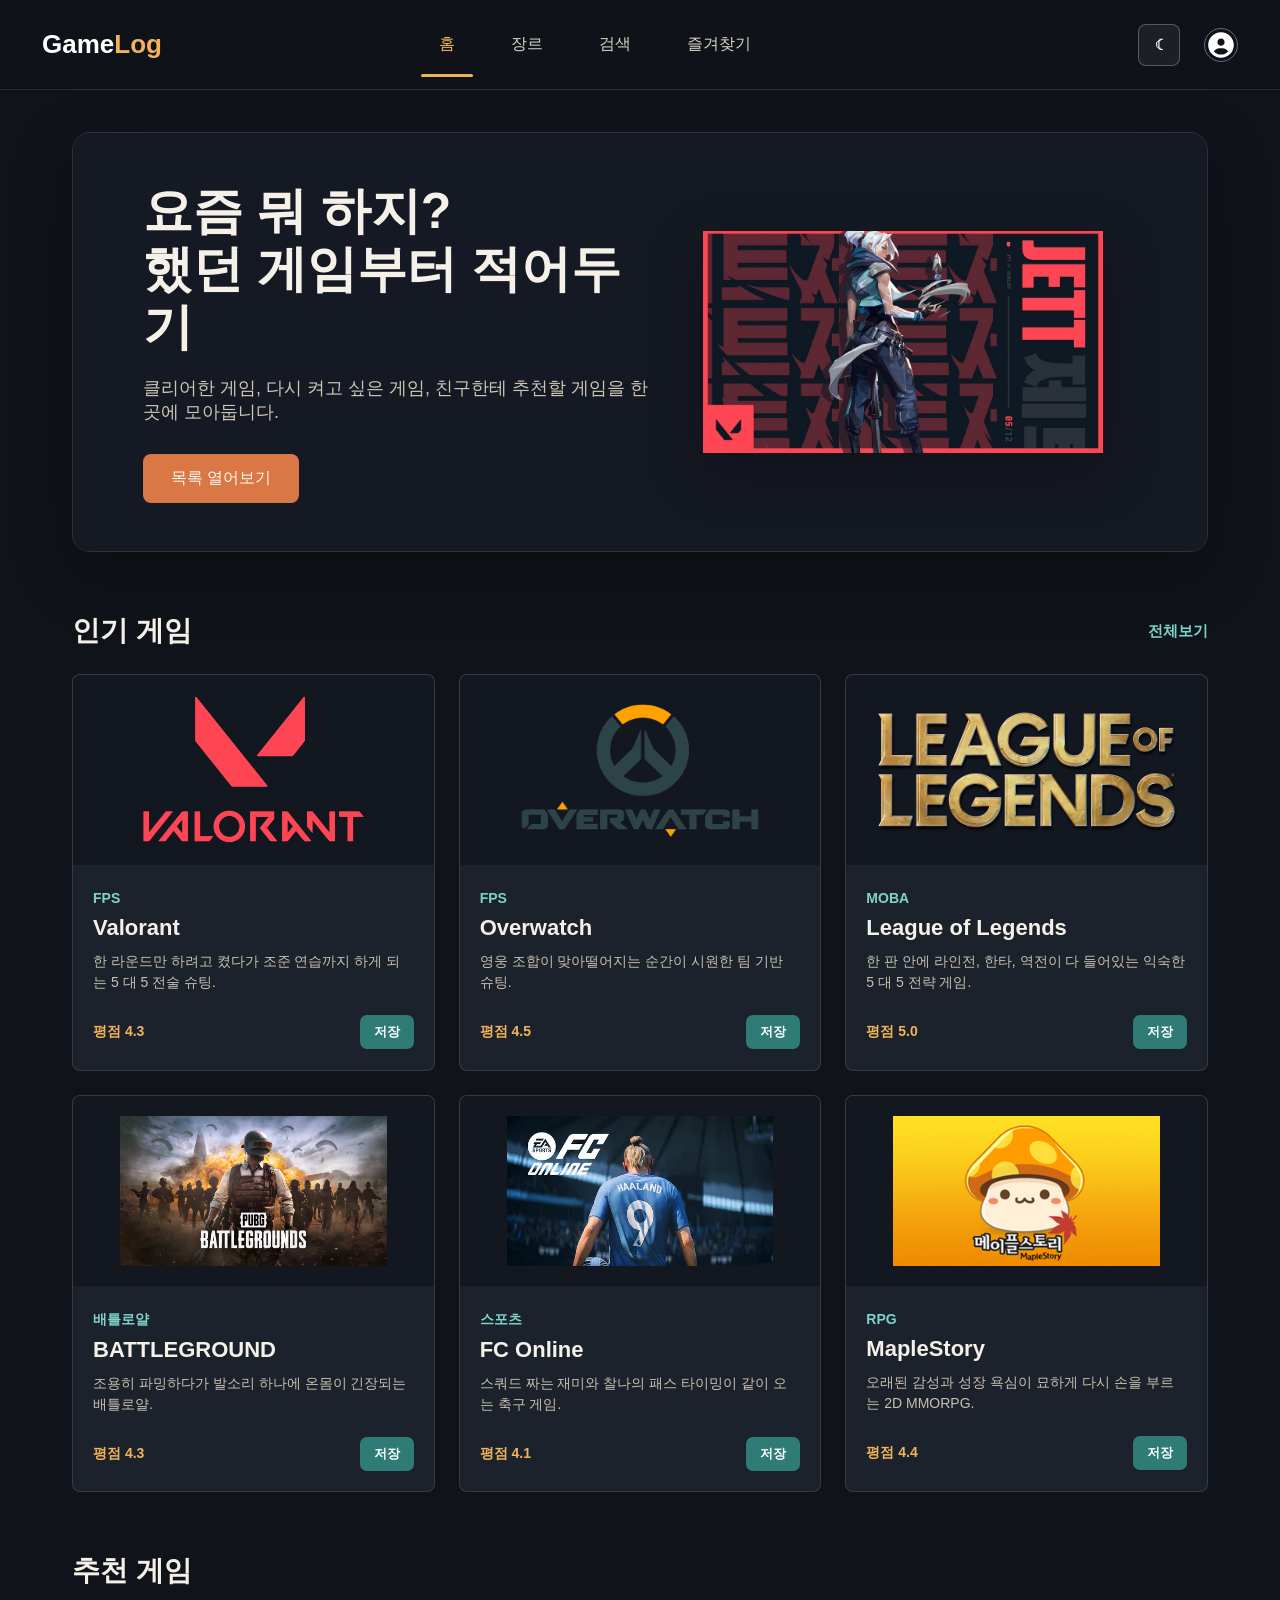
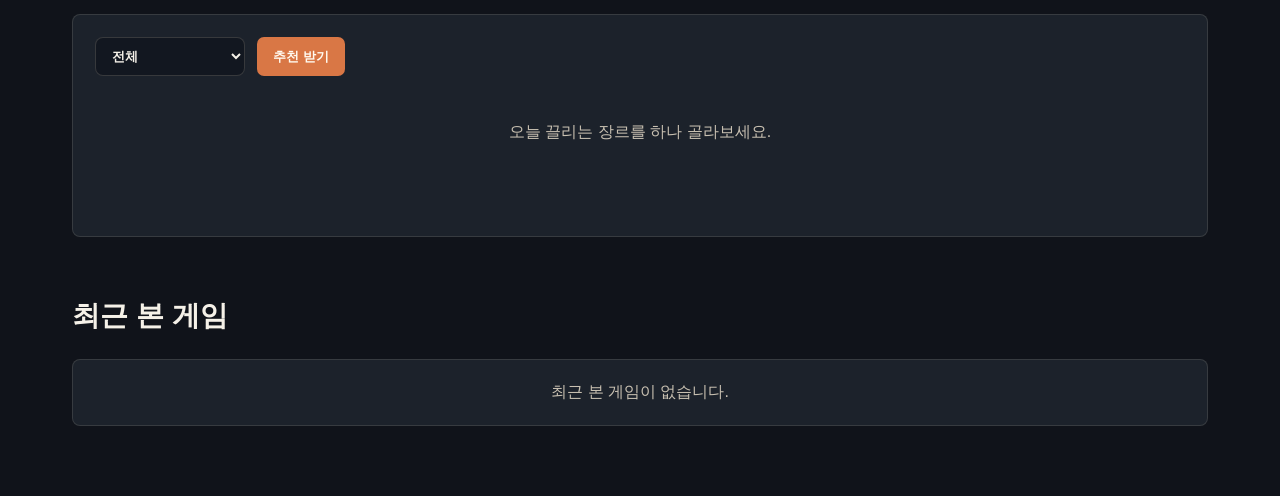
<file: Index/Index.html>
<!doctype html>
<html lang="ko">
<head>
    <meta charset="UTF-8">
    <meta name="viewport" content="width=device-width, initial-scale=1.0">
    <title>GameLog</title>
    <link rel="stylesheet" href="Index.css">
    <link rel="stylesheet" href="../theme/theme.css">
</head>

<body>

<div class="linebox">

    <header>
        <a href="../Index/Index.html" class="logo">Game<span>Log</span></a>

        <nav aria-label="주요 메뉴">
            <ul>
                <li><a href="../Index/Index.html" class="active">홈</a></li>
                <li><a href="../genre/genre.html">장르</a></li>
                <li><a href="../search/search.html">검색</a></li>
                <li><a href="../favorites/favorites.html">즐겨찾기</a></li>
            </ul>

            <div class="nav-icons">
                <button type="button" class="theme-toggle" aria-label="화이트 모드로 변경">☾</button>
                <a href="../login/login.html" class="profile-icon" id="profile" aria-label="로그인 페이지">
                    <img src="../image/circle-user-solid-full%20(1).svg" alt="프로필" class="profile profile-default">
                    <img src="../image/circle-user-solid-full%20(2).svg" alt="" class="profile profile-hover">
                </a>
            </div>
        </nav>
    </header>

    <main>
        <section class="hero-slider">
            <div class="slides">

                <div class="slide">
                    <div class="hero-text">
                        <h1>요즘 뭐 하지?<br>했던 게임부터 적어두기</h1>
                        <p>클리어한 게임, 다시 켜고 싶은 게임, 친구한테 추천할 게임을 한곳에 모아둡니다.</p>
                        <a href="../genre/genre.html" class="cta-btn">목록 열어보기</a>
                    </div>

                    <img src="../image/AKR20200522077000017_02_i_P4.jpg" alt="게임 이미지" class="hero-image">
                </div>

                <div class="slide">
                    <div class="hero-text">
                        <h1>재밌어 보이면<br>일단 저장</h1>
                        <p>나중에 할 게임을 까먹지 않게 짧게 표시해둘 수 있어요.</p>
                        <a href="../favorites/favorites.html" class="cta-btn">저장한 게임 보기</a>
                    </div>

                    <img src="../image/EGS_LeagueofLegends_RiotGames_S1_2560x1440-47eb328eac5ddd63ebd096ded7d0d5ab.jpg" alt="게임 이미지" class="hero-image2">
                </div>

                <div class="slide">
                    <div class="hero-text">
                        <h1>오늘은 FPS?<br>아니면 조용한 RPG?</h1>
                        <p>장르별로 훑어보고, 끌리는 게임만 골라보세요.</p>
                        <a href="../genre/genre.html" class="cta-btn">장르별로 보기</a>
                    </div>

                    <img src="../image/maxresdefault.jpg" alt="게임 이미지" class="hero-image3">
                </div>

            </div>
        </section>

        <section class="game-section">
            <div class="section-title">
                <h2>인기 게임</h2>
                <a href="../genre/genre.html">전체보기</a>
            </div>

            <div class="game-list">
                <article class="game-card">
                    <img src="../image/Valorant-Logo-500x281.png" alt="valorant 게임 이미지">

                    <div class="game-info">
                        <span class="game-genre">FPS</span>
                        <h3>Valorant</h3>
                        <p>한 라운드만 하려고 켰다가 조준 연습까지 하게 되는 5 대 5 전술 슈팅.</p>

                        <div class="game-bottom">
                            <span class="game-rating">평점 4.3</span>
                            <button type="button" class="save-btn">저장</button>
                        </div>
                    </div>
                </article>

                <article class="game-card">
                    <img src="../image/Overwatch-Logo-640x400.png" alt="overwatch 게임 이미지">

                    <div class="game-info">
                        <span class="game-genre">FPS</span>
                        <h3>Overwatch</h3>
                        <p>영웅 조합이 맞아떨어지는 순간이 시원한 팀 기반 슈팅.</p>

                        <div class="game-bottom">
                            <span class="game-rating">평점 4.5</span>
                            <button type="button" class="save-btn">저장</button>
                        </div>
                    </div>
                </article>

                <article class="game-card">
                    <img src="../image/League%20of%20lengends%20(1).png" alt="LOL 게임 이미지">

                    <div class="game-info">
                        <span class="game-genre">MOBA</span>
                        <h3>League of Legends</h3>
                        <p>한 판 안에 라인전, 한타, 역전이 다 들어있는 익숙한 5 대 5 전략 게임.</p>

                        <div class="game-bottom">
                            <span class="game-rating">평점 5.0</span>
                            <button type="button" class="save-btn">저장</button>
                        </div>
                    </div>
                </article>


                <article class="game-card">
                    <img src="../image/BAG.jpg" alt="BATTLEGROUND 게임 이미지">
                    <div class="game-info">
                        <span class="game-genre">배틀로얄</span>
                        <h3>BATTLEGROUND</h3>
                        <p>조용히 파밍하다가 발소리 하나에 온몸이 긴장되는 배틀로얄.</p>

                        <div class="game-bottom">
                            <span class="game-rating">평점 4.3</span>
                            <button type="button" class="save-btn">저장</button>
                        </div>
                    </div>
                </article>


                <article class="game-card">
                    <img src="../image/FC.png" alt="FC online 게임 이미지">

                    <div class="game-info">
                        <span class="game-genre">스포츠</span>
                        <h3>FC Online</h3>
                        <p>스쿼드 짜는 재미와 찰나의 패스 타이밍이 같이 오는 축구 게임.</p>

                        <div class="game-bottom">
                            <span class="game-rating">평점 4.1</span>
                            <button type="button" class="save-btn">저장</button>
                        </div>
                    </div>
                </article>



                <article class="game-card">
                    <img src="../image/maple.jpg" alt="mapleStory 게임 이미지">

                    <div class="game-info">
                        <span class="game-genre">RPG</span>
                        <h3>MapleStory</h3>
                        <p>오래된 감성과 성장 욕심이 묘하게 다시 손을 부르는 2D MMORPG.</p>

                        <div class="game-bottom">
                            <span class="game-rating">평점 4.4</span>
                            <button type="button" class="save-btn">저장</button>
                        </div>
                    </div>
                </article>
            </div>
        </section>

        <section class="recommend-section">
            <div class="section-title">
                <h2>추천 게임</h2>
            </div>

            <div class="recommend-box">
                <div class="recommend-controls">
                    <select id="recommendGenre" aria-label="추천 장르 선택">
                        <option value="all">전체</option>
                        <option value="fps">FPS</option>
                        <option value="moba">MOBA</option>
                        <option value="sports">Sports</option>
                        <option value="rpg">RPG</option>
                    </select>

                    <button type="button" id="recommendBtn">추천 받기</button>
                </div>

                <div class="recommend-result" id="recommendResult">
                    <p>오늘 끌리는 장르를 하나 골라보세요.</p>
                </div>
            </div>
        </section>

        <section class="recent-section">
            <div class="section-title">
                <h2>최근 본 게임</h2>
                <button type="button" class="clear-recent-btn" id="clearRecentBtn">전체 삭제</button>
            </div>

            <div class="recent-list" id="recentList"></div>
            <p class="recent-empty" id="recentEmpty">최근 본 게임이 없습니다.</p>
        </section>
    </main>

</div>

<div class="save-modal" id="saveModal" aria-hidden="true">
    <div class="save-modal-box" role="dialog" aria-modal="true" aria-labelledby="saveModalTitle">
        <h2 id="saveModalTitle">게임 저장</h2>
        <span id="saveGameName"></span>
        <p id="saveModalMessage">이 게임을 저장하시겠습니까?</p>

        <div class="save-modal-actions">
            <button type="button" class="modal-yes" id="saveConfirm">네</button>
            <button type="button" class="modal-no" id="saveCancel">아니오</button>
        </div>
    </div>
</div>

<script src="../theme/theme.js"></script>
<script src="Index.js"></script>
</body>
</html>
</file>
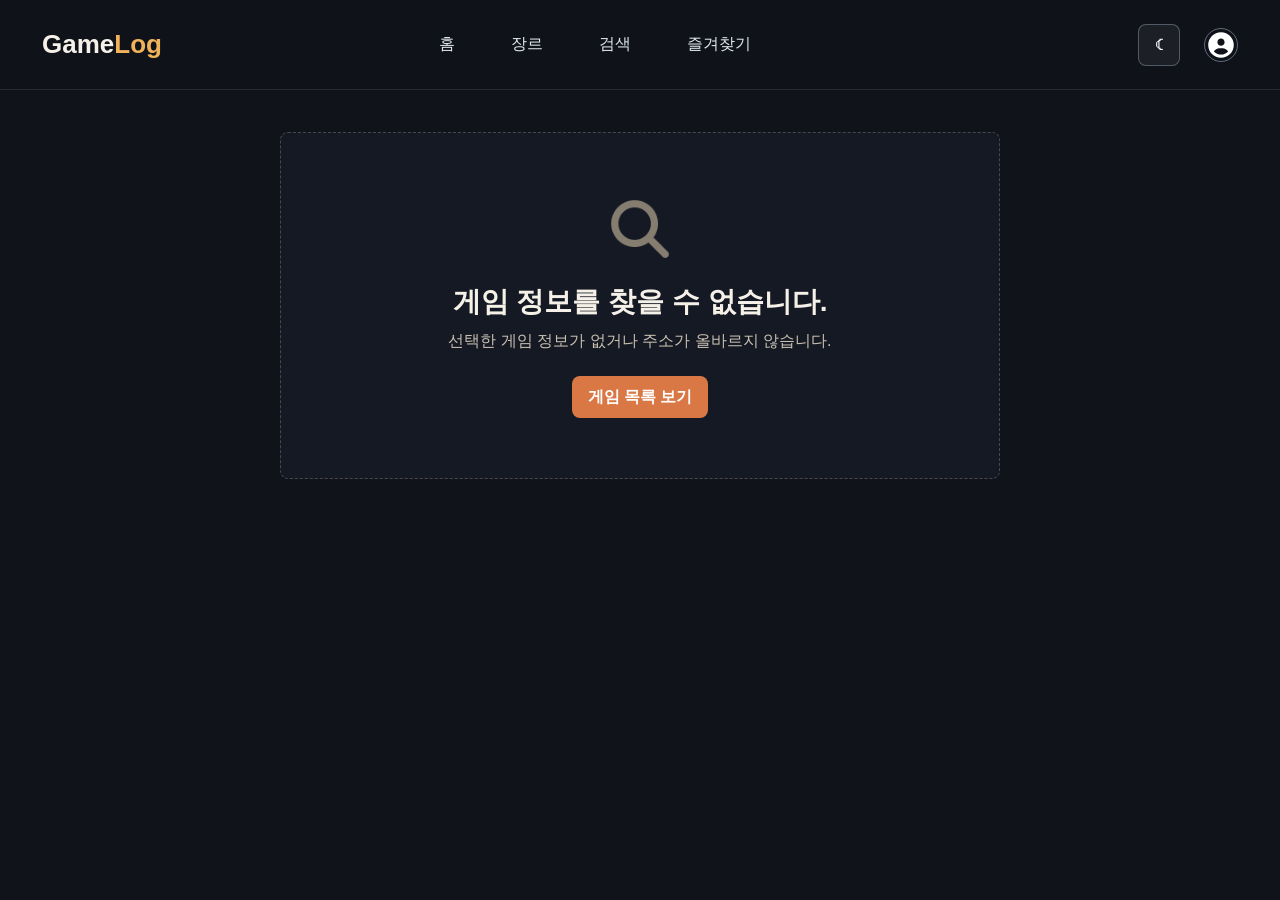
<file: detail/detail.html>
<!doctype html>
<html lang="ko">
<head>
    <meta charset="UTF-8">
    <meta name="viewport" content="width=device-width, initial-scale=1.0">
    <title>GameLog - 게임 정보</title>
    <link rel="stylesheet" href="detail.css">
    <link rel="stylesheet" href="../theme/theme.css">
</head>
<body>
<div class="linebox">
    <header>
        <a href="../Index/Index.html" class="logo">Game<span>Log</span></a>

        <nav aria-label="주요 메뉴">
            <ul>
                <li><a href="../Index/Index.html">홈</a></li>
                <li><a href="../genre/genre.html">장르</a></li>
                <li><a href="../search/search.html">검색</a></li>
                <li><a href="../favorites/favorites.html">즐겨찾기</a></li>
            </ul>

            <div class="nav-icons">
                <button type="button" class="theme-toggle" aria-label="화이트 모드로 변경">☾</button>
                <a href="../login/login.html" class="profile-icon" id="profile" aria-label="로그인 페이지">
                    <img src="../image/circle-user-solid-full%20(1).svg" alt="프로필" class="profile profile-default">
                    <img src="../image/circle-user-solid-full%20(2).svg" alt="" class="profile profile-hover">
                </a>
            </div>
        </nav>
    </header>

    <main>
        <section class="detail-hero" id="detailPage">
            <div class="detail-image-wrap">
                <img src="../image/search.png" alt="" id="gameImage">
            </div>

            <div class="detail-content">
                <a href="../genre/genre.html" class="back-link">목록으로 돌아가기</a>
                <div class="genre-badges" id="gameGenres"></div>
                <h1 id="gameTitle">게임 이름</h1>
                <p id="gameDescription">게임 설명</p>
                <button type="button" class="favorite-add-btn" id="favoriteAddBtn">즐겨찾기 추가</button>

                <dl class="detail-list">
                    <div>
                        <dt>평점</dt>
                        <dd id="gameRating">0.0</dd>
                    </div>
                    <div>
                        <dt>출시연도</dt>
                        <dd id="gameYear">2024</dd>
                    </div>
                    <div>
                        <dt>인기점수</dt>
                        <dd id="gamePopularity">0</dd>
                    </div>
                    <div>
                        <dt>구분</dt>
                        <dd id="gameType">기본 게임</dd>
                    </div>
                </dl>
            </div>
        </section>

        <section class="review-panel" id="reviewSection">
            <div class="review-top">
                <div>
                    <span>리뷰</span>
                    <h2>플레이 후기를 남겨보세요</h2>
                </div>
                <strong id="reviewCount">0개</strong>
            </div>

            <form class="review-form" id="reviewForm">
                <label>
                    평점
                    <select id="reviewRating" required>
                        <option value="5">5점</option>
                        <option value="4">4점</option>
                        <option value="3">3점</option>
                        <option value="2">2점</option>
                        <option value="1">1점</option>
                    </select>
                </label>

                <label class="review-text-field">
                    내용
                    <textarea id="reviewText" rows="4" maxlength="300" placeholder="이 게임에 대한 리뷰를 작성하세요." required></textarea>
                </label>

                <button type="submit">리뷰 등록</button>
            </form>

            <div class="review-list" id="reviewList"></div>
            <p class="review-empty" id="reviewEmpty">아직 작성된 리뷰가 없습니다.</p>
        </section>

        <section class="empty-state" id="emptyState">
            <img src="../image/search.png" alt="" aria-hidden="true">
            <h1>게임 정보를 찾을 수 없습니다.</h1>
            <p>선택한 게임 정보가 없거나 주소가 올바르지 않습니다.</p>
            <a href="../genre/genre.html">게임 목록 보기</a>
        </section>
    </main>
</div>

<script src="../theme/theme.js"></script>
<script src="detail.js"></script>
</body>
</html>
</file>
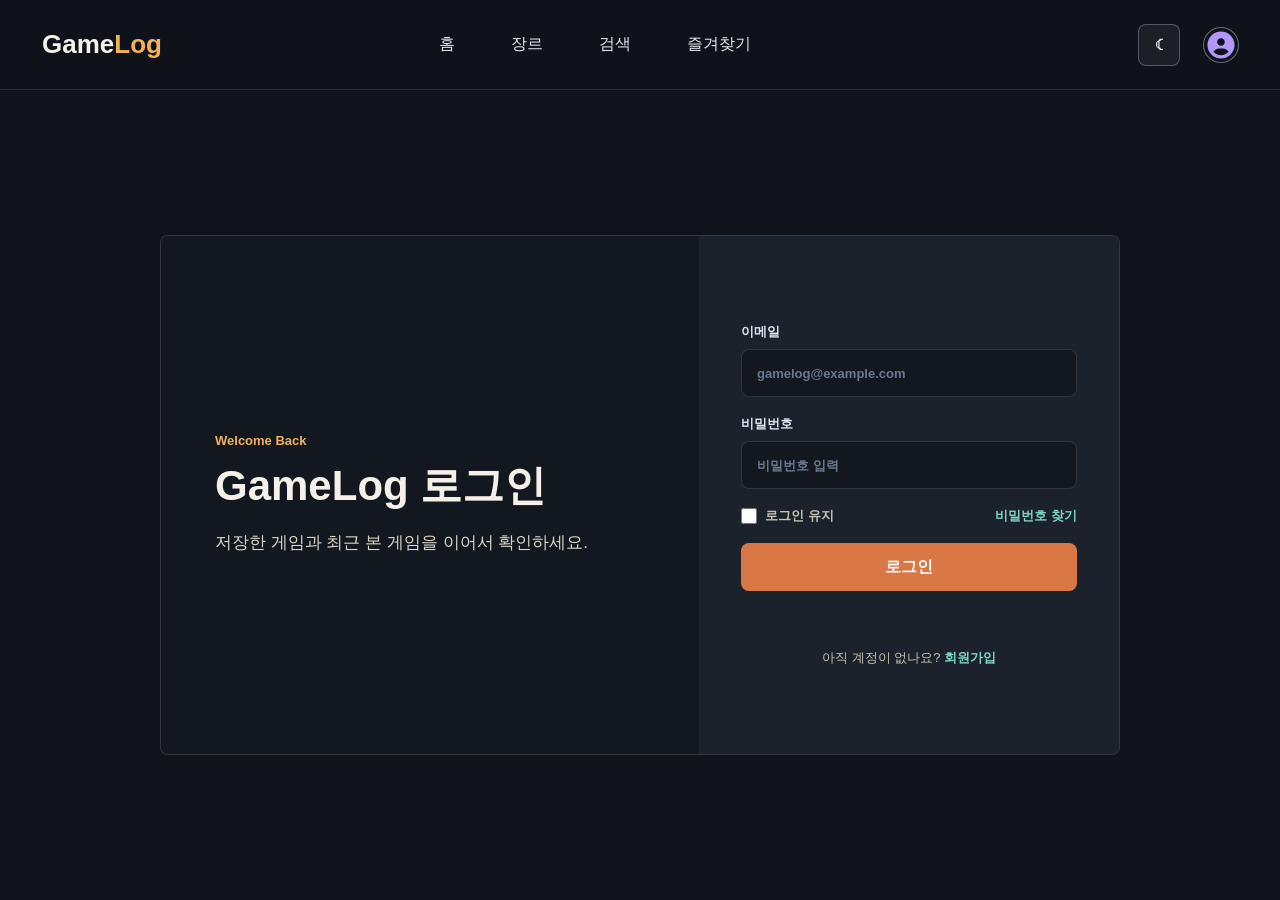
<file: favorites/favorites.html>
<!doctype html>
<html lang="ko">
<head>
    <meta charset="UTF-8">
    <meta name="viewport" content="width=device-width, initial-scale=1.0">
    <title>GameLog - 즐겨찾기</title>
    <link rel="stylesheet" href="favorites.css">
    <link rel="stylesheet" href="../theme/theme.css">
</head>
<body>
<div class="linebox">
    <header>
        <a href="../Index/Index.html" class="logo">Game<span>Log</span></a>

        <nav aria-label="주요 메뉴">
            <ul>
                <li><a href="../Index/Index.html">홈</a></li>
                <li><a href="../genre/genre.html">장르</a></li>
                <li><a href="../search/search.html">검색</a></li>
                <li><a href="../favorites/favorites.html" class="active">즐겨찾기</a></li>
            </ul>

            <div class="nav-icons">
                <button type="button" class="theme-toggle" aria-label="화이트 모드로 변경">☾</button>
                <a href="../login/login.html" class="profile-icon" id="profile" aria-label="로그인 페이지">
                    <img src="../image/circle-user-solid-full%20(1).svg" alt="프로필" class="profile profile-default">
                    <img src="../image/circle-user-solid-full%20(2).svg" alt="" class="profile profile-hover">
                </a>
            </div>
        </nav>
    </header>

    <main>
        <section class="favorites-panel">
            <div>
                <p class="eyebrow">Saved Games</p>
                <h1>즐겨찾기</h1>
                <p class="panel-note">저장해 둔 게임을 모아보고, 다시 고르거나 정리할 수 있어요.</p>
            </div>

            <div class="panel-actions">
                <span class="favorite-count" id="favoriteCount">0개 저장됨</span>

                <label class="sort-box">
                    <span class="sr-only">즐겨찾기 정렬</span>
                    <select id="favoriteSort">
                        <option value="recent">최근 추가순</option>
                        <option value="rating">평점순</option>
                        <option value="title">이름순</option>
                    </select>
                </label>

                <button type="button" id="clearFavorites">전체 삭제</button>
            </div>
        </section>

        <section class="favorite-list" id="favoriteList" aria-label="즐겨찾기 게임 목록"></section>

        <section class="empty-state" id="emptyState">
            <img src="../image/search.png" alt="" aria-hidden="true">
            <h2>저장한 게임이 없습니다.</h2>
            <p>홈에서 마음에 드는 게임을 저장하면 이곳에 쌓입니다.</p>
            <div class="empty-actions">
                <a href="../Index/Index.html">홈에서 저장하기</a>
                <a href="../genre/genre.html">장르 둘러보기</a>
            </div>
        </section>
    </main>

    <footer>
        <div class="footer-brand">
            <a href="../Index/Index.html" class="logo">Game<span>Log</span></a>
            <p>해본 게임과<br>해보고 싶은 게임을 남기는 곳</p>
            <div class="socials" aria-label="SNS">
                <span>●</span>
                <span>▶</span>
                <span>◆</span>
            </div>
        </div>

        <div class="footer-links">
            <div>
                <h3>서비스</h3>
                <a href="../Index/Index.html">홈</a>
                <a href="../genre/genre.html">장르</a>
                <a href="../search/search.html">검색</a>
                <a href="../favorites/favorites.html">즐겨찾기</a>
            </div>
            <div>
                <h3>고객센터</h3>
                <a href="#">공지사항</a>
                <a href="#">자주 묻는 질문</a>
                <a href="#">문의하기</a>
            </div>
            <div>
                <h3>회사 정보</h3>
                <a href="#">회사 소개</a>
                <a href="#">이용 약관</a>
                <a href="#">개인정보 처리방침</a>
            </div>
        </div>

        <p class="copyright">© 2024 GameLog. All rights reserved.</p>
    </footer>
</div>

<div class="remove-modal" id="removeModal" aria-hidden="true">
    <div class="remove-modal-box" role="dialog" aria-modal="true" aria-labelledby="removeModalTitle">
        <h2 id="removeModalTitle">즐겨찾기 삭제</h2>
        <p><span id="removeGameName"></span>을 즐겨찾기에서 삭제할까요?</p>

        <div class="remove-modal-actions">
            <button type="button" class="modal-yes" id="removeConfirm">삭제</button>
            <button type="button" class="modal-no" id="removeCancel">취소</button>
        </div>
    </div>
</div>

<script src="../theme/theme.js"></script>
<script src="favorites.js"></script>
</body>
</html>
</file>
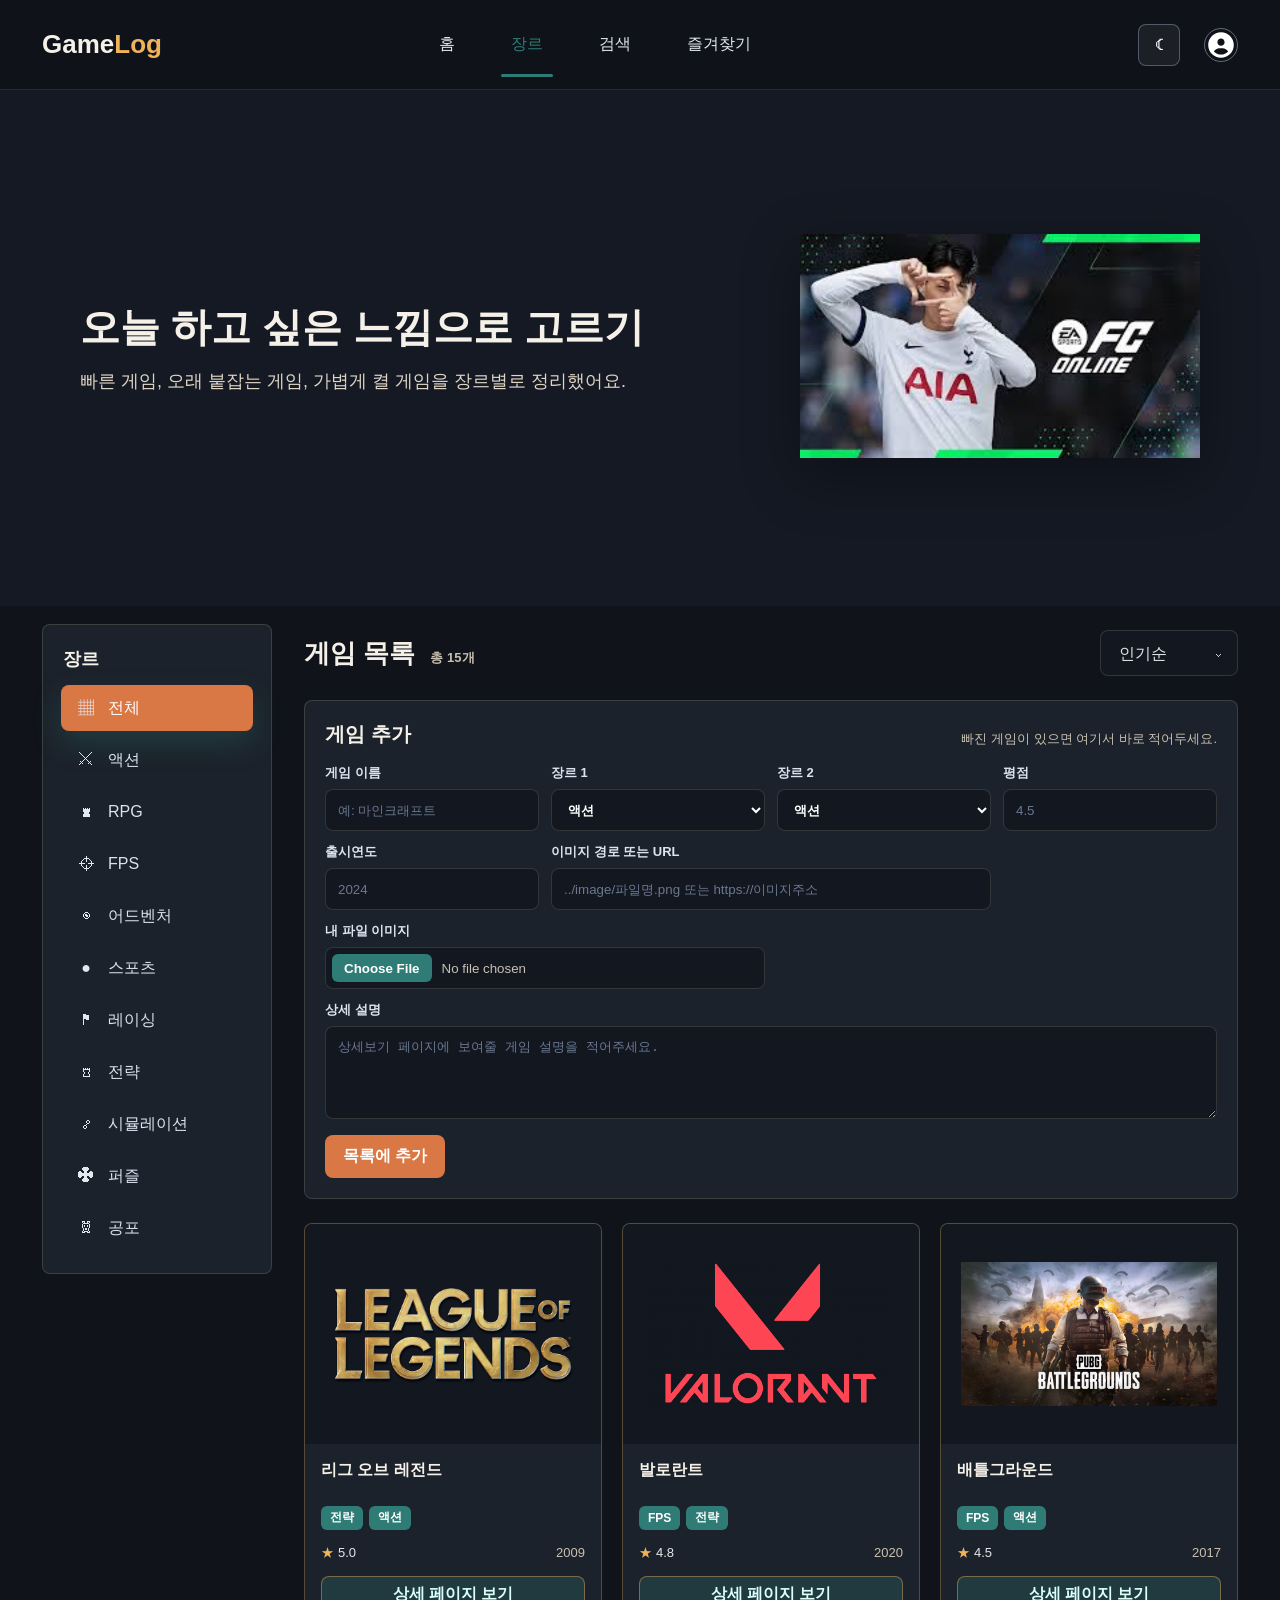
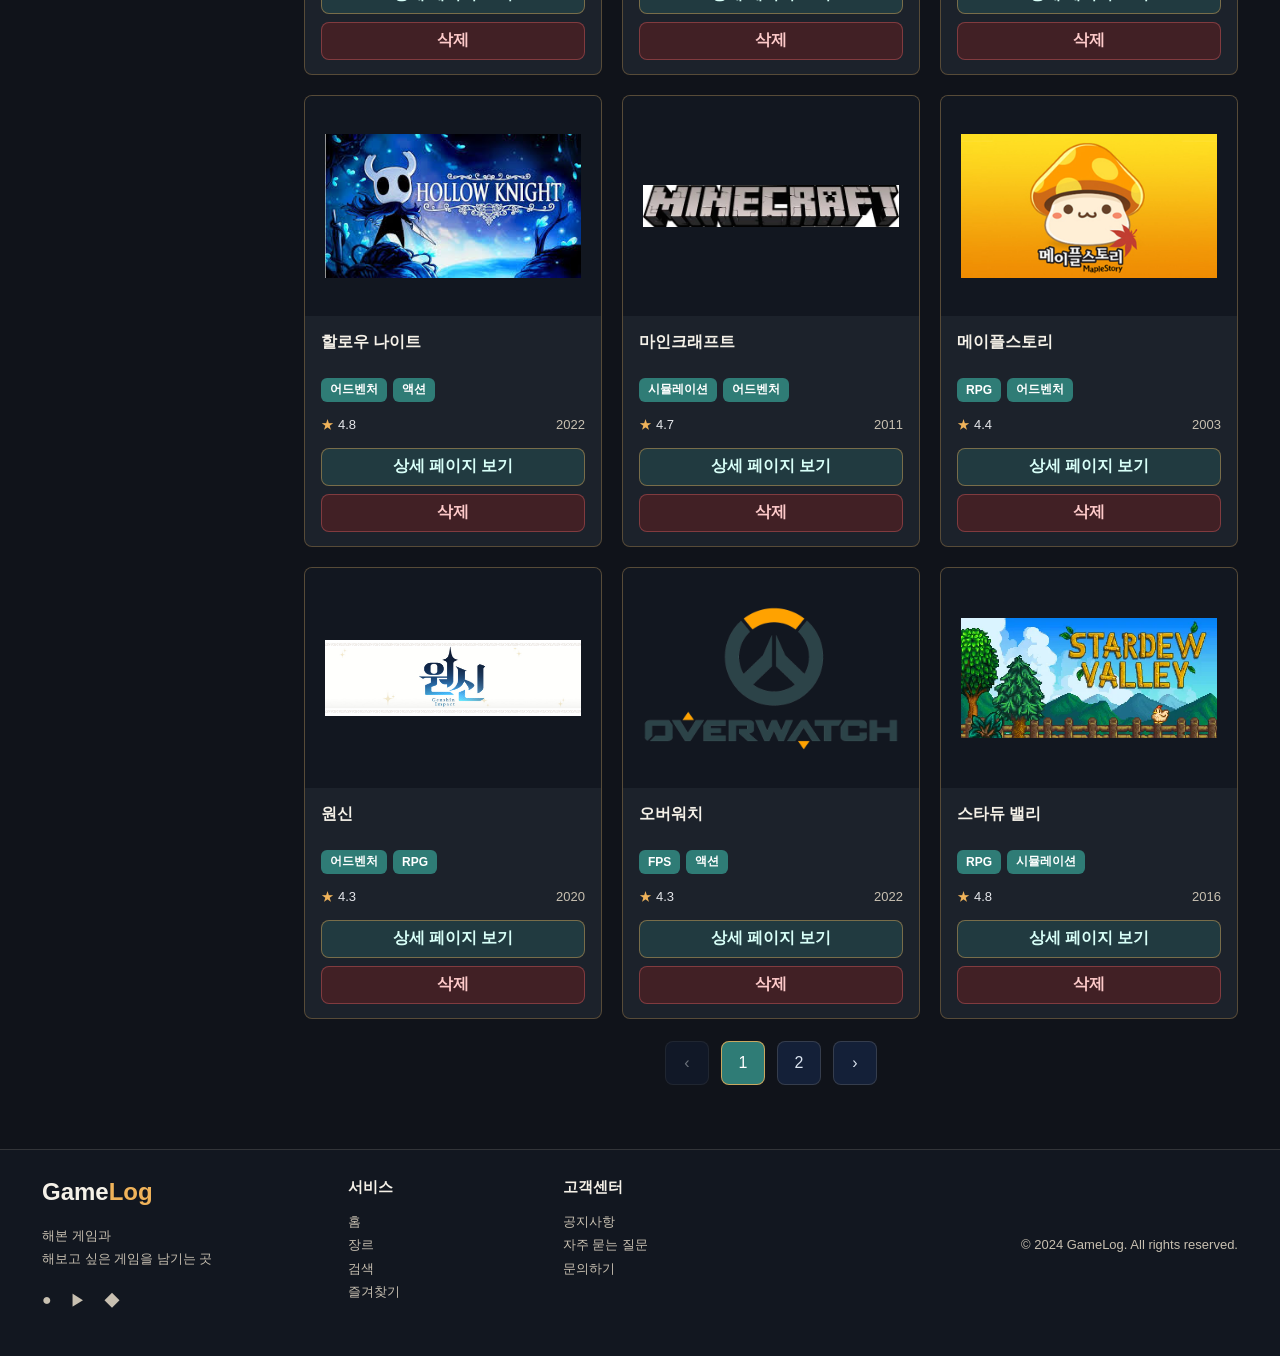
<file: genre/genre.html>
<!doctype html>
<html lang="ko">
<head>
    <meta charset="UTF-8">
    <meta name="viewport" content="width=device-width, initial-scale=1.0">
    <title>GameLog - 장르</title>
    <link rel="stylesheet" href="genre.css">
    <link rel="stylesheet" href="../theme/theme.css">
</head>
<body>

<div class="linebox">
    <header>
        <a href="../Index/Index.html" class="logo">Game<span>Log</span></a>

        <nav aria-label="주요 메뉴">
            <ul>
                <li><a href="../Index/Index.html">홈</a></li>
                <li><a href="../genre/genre.html" class="active">장르</a></li>
                <li><a href="../search/search.html">검색</a></li>
                <li><a href="../favorites/favorites.html">즐겨찾기</a></li>
            </ul>

            <div class="nav-icons">
                <button type="button" class="theme-toggle" aria-label="화이트 모드로 변경">☾</button>
                <a href="../login/login.html" class="profile-icon" id="profile" aria-label="로그인 페이지">
                    <img src="../image/circle-user-solid-full%20(1).svg" alt="프로필" class="profile profile-default">
                    <img src="../image/circle-user-solid-full%20(2).svg" alt="" class="profile profile-hover">
                </a>
            </div>
        </nav>
    </header>




    <main>
        <section class="genre-hero">
            <div class="hero-copy">
                <h1>오늘 하고 싶은 느낌으로 고르기</h1>
                <p>빠른 게임, 오래 붙잡는 게임, 가볍게 켤 게임을 장르별로 정리했어요.</p>
            </div>
            <div class="hero-art">
                <img src="../image/images.jpg" alt="게임 컨트롤러 분위기 이미지" class="cute-min">
            </div>
        </section>

        <section class="genre-layout" aria-label="장르별 게임 목록">
            <aside class="genre-sidebar">
                <h2>장르</h2>
                <button type="button" class="genre-filter active" data-genre="all"><span>▦</span>전체</button>
                <button type="button" class="genre-filter" data-genre="action"><span>⚔</span>액션</button>
                <button type="button" class="genre-filter" data-genre="rpg"><span>♜</span>RPG</button>
                <button type="button" class="genre-filter" data-genre="fps"><span>⌖</span>FPS</button>
                <button type="button" class="genre-filter" data-genre="adventure"><span>◉</span>어드벤처</button>
                <button type="button" class="genre-filter" data-genre="sports"><span>●</span>스포츠</button>
                <button type="button" class="genre-filter" data-genre="racing"><span>⚑</span>레이싱</button>
                <button type="button" class="genre-filter" data-genre="strategy"><span>♖</span>전략</button>
                <button type="button" class="genre-filter" data-genre="simulation"><span>☍</span>시뮬레이션</button>
                <button type="button" class="genre-filter" data-genre="puzzle"><span>✤</span>퍼즐</button>
                <button type="button" class="genre-filter" data-genre="horror"><span>☠</span>공포</button>
            </aside>

            <div class="games-area">
                <div class="games-top">
                    <div>
                        <h2>게임 목록 <span id="gameCount">총 12개</span></h2>
                    </div>

                    <label class="sort-box">
                        <span class="sr-only">정렬</span>
                        <select id="sortSelect">
                            <option value="popular">인기순</option>
                            <option value="recent">최신순</option>
                            <option value="rating">평점순</option>
                        </select>
                    </label>
                </div>

                <form class="add-game-form" id="addGameForm" autocomplete="off">
                    <div class="form-title">
                        <h3>게임 추가</h3>
                        <p>빠진 게임이 있으면 여기서 바로 적어두세요.</p>
                    </div>

                    <div class="form-grid">
                        <label>
                            게임 이름
                            <input type="text" id="addTitle" placeholder="예: 마인크래프트" required>
                        </label>

                        <label>
                            장르 1
                            <select id="addGenre" class="add-genre-select" required>
                                <option value="action">액션</option>
                                <option value="rpg">RPG</option>
                                <option value="fps">FPS</option>
                                <option value="adventure">어드벤처</option>
                                <option value="sports">스포츠</option>
                                <option value="racing">레이싱</option>
                                <option value="strategy">전략</option>
                                <option value="simulation">시뮬레이션</option>
                                <option value="puzzle">퍼즐</option>
                                <option value="horror">공포</option>
                            </select>
                        </label>

                        <label>
                            장르 2
                            <select id="addGenre2" class="add-genre-select" required>
                                <option value="action">액션</option>
                                <option value="rpg">RPG</option>
                                <option value="fps">FPS</option>
                                <option value="adventure">어드벤처</option>
                                <option value="sports">스포츠</option>
                                <option value="racing">레이싱</option>
                                <option value="strategy">전략</option>
                                <option value="simulation">시뮬레이션</option>
                                <option value="puzzle">퍼즐</option>
                                <option value="horror">공포</option>
                            </select>
                        </label>

                        <label>
                            평점
                            <input type="number" id="addRating" min="0" max="5" step="0.1" placeholder="4.5" required>
                        </label>

                        <label>
                            출시연도
                            <input type="number" id="addYear" min="1970" max="2030" placeholder="2024" required>
                        </label>

                        <label class="image-input">
                            이미지 경로 또는 URL
                            <input type="text" id="addImage" placeholder="../image/파일명.png 또는 https://이미지주소">
                        </label>

                        <label class="image-input">
                            내 파일 이미지
                            <input type="file" id="addImageFile" accept="image/*">
                        </label>

                        <label class="description-input">
                            상세 설명
                            <textarea id="addDescription" rows="4" placeholder="상세보기 페이지에 보여줄 게임 설명을 적어주세요." required></textarea>
                        </label>
                    </div>

                    <button type="submit">목록에 추가</button>
                </form>

                <div class="game-grid" id="gameGrid"></div>

                <div class="pagination" id="pagination" aria-label="페이지 이동"></div>
            </div>
        </section>
    </main>

    <footer>
        <div class="footer-brand">
            <a href="../Index/Index.html" class="logo">Game<span>Log</span></a>
            <p>해본 게임과<br>해보고 싶은 게임을 남기는 곳</p>
            <div class="socials" aria-label="SNS">
                <span>●</span>
                <span>▶</span>
                <span>◆</span>
            </div>
        </div>

        <div class="footer-links">
            <div>
                <h3>서비스</h3>
                <a href="../Index/Index.html">홈</a>
                <a href="../genre/genre.html">장르</a>
                <a href="../search/search.html">검색</a>
                <a href="../favorites/favorites.html">즐겨찾기</a>
            </div>
            <div>
                <h3>고객센터</h3>
                <a href="#">공지사항</a>
                <a href="#">자주 묻는 질문</a>
                <a href="#">문의하기</a>
            </div>
        </div>
        <p class="copyright">© 2024 GameLog. All rights reserved.</p>
    </footer>
</div>

<div class="delete-modal" id="deleteModal" aria-hidden="true">
    <div class="delete-modal-box" role="dialog" aria-modal="true" aria-labelledby="deleteModalTitle">
        <h2 id="deleteModalTitle">게임 삭제</h2>
        <p><span id="deleteGameName"></span> 삭제하겠습니까?</p>

        <div class="delete-modal-actions">
            <button type="button" class="delete-yes" id="deleteConfirm">네</button>
            <button type="button" class="delete-no" id="deleteCancel">아니오</button>
        </div>
    </div>
</div>

<div class="detail-modal" id="detailModal" aria-hidden="true">
    <div class="detail-modal-box" role="dialog" aria-modal="true" aria-labelledby="detailTitle">
        <button type="button" class="detail-close" id="detailClose" aria-label="세부정보 닫기">×</button>
        <img src="../image/search.png" alt="" class="detail-image" id="detailImage">

        <div class="detail-content">
            <h2 id="detailTitle">게임 이름</h2>
            <div class="detail-genres" id="detailGenres"></div>

            <dl class="detail-list">
                <div>
                    <dt>평점</dt>
                    <dd id="detailRating">0.0</dd>
                </div>
                <div>
                    <dt>출시연도</dt>
                    <dd id="detailYear">2024</dd>
                </div>
                <div>
                    <dt>인기점수</dt>
                    <dd id="detailPopularity">0</dd>
                </div>
                <div>
                    <dt>구분</dt>
                    <dd id="detailType">기본 게임</dd>
                </div>
            </dl>
        </div>
    </div>
</div>

<script src="../theme/theme.js"></script>
<script src="genre.js"></script>
</body>
</html>
</file>
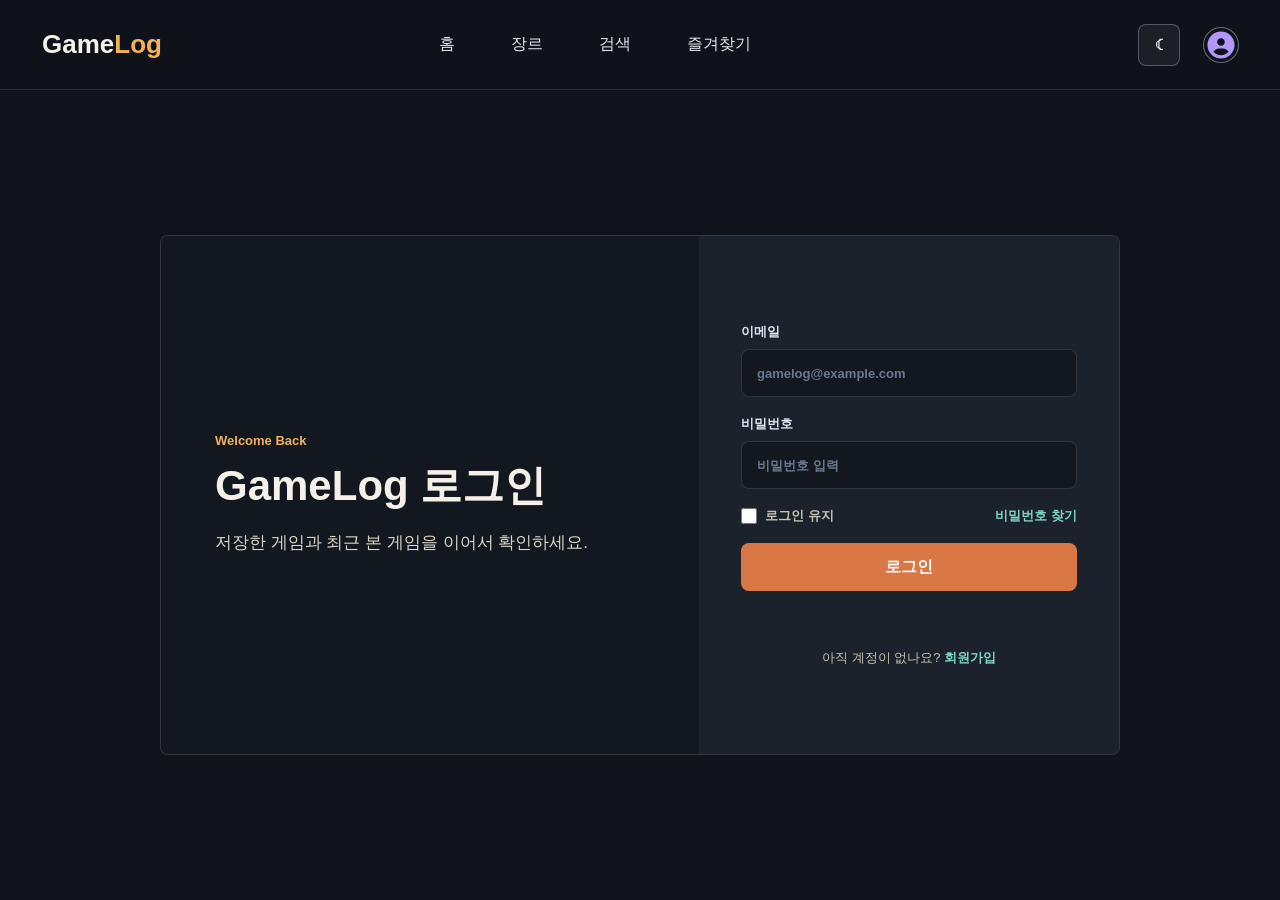
<file: login/login.html>
<!doctype html>
<html lang="ko">
<head>
    <meta charset="UTF-8">
    <meta name="viewport" content="width=device-width, initial-scale=1.0">
    <title>GameLog - 로그인</title>
    <link rel="stylesheet" href="login.css">
    <link rel="stylesheet" href="../theme/theme.css">
</head>
<body>
<div class="linebox">
    <header>
        <a href="../Index/Index.html" class="logo">Game<span>Log</span></a>

        <nav aria-label="주요 메뉴">
            <ul>
                <li><a href="../Index/Index.html">홈</a></li>
                <li><a href="../genre/genre.html">장르</a></li>
                <li><a href="../search/search.html">검색</a></li>
                <li><a href="../favorites/favorites.html">즐겨찾기</a></li>
            </ul>

            <div class="nav-icons">
                <button type="button" class="theme-toggle" aria-label="화이트 모드로 변경">☾</button>
                <a href="../login/login.html" class="profile-icon active-profile" id="profile" aria-label="로그인 페이지">
                    <img src="../image/circle-user-solid-full%20(1).svg" alt="프로필" class="profile profile-default">
                    <img src="../image/circle-user-solid-full%20(2).svg" alt="" class="profile profile-hover">
                </a>
            </div>
        </nav>
    </header>

    <main>
        <section class="login-panel" aria-labelledby="loginTitle">
            <div class="login-copy">
                <p class="eyebrow">Welcome Back</p>
                <h1 id="loginTitle">GameLog 로그인</h1>
                <p>저장한 게임과 최근 본 게임을 이어서 확인하세요.</p>
            </div>

            <form class="login-form" id="loginForm" autocomplete="on">
                <div class="login-status" id="loginStatus">
                    <span id="loginStatusText">로그인 상태가 아닙니다.</span>
                    <button type="button" class="logout-btn" id="logoutBtn">로그아웃</button>
                </div>

                <label>
                    이메일
                    <input type="email" id="loginEmail" placeholder="gamelog@example.com" required>
                </label>

                <label>
                    비밀번호
                    <input type="password" id="loginPassword" placeholder="비밀번호 입력" minlength="4" required>
                </label>

                <div class="form-row">
                    <label class="remember-check">
                        <input type="checkbox" id="rememberLogin">
                        로그인 유지
                    </label>

                    <a href="#">비밀번호 찾기</a>
                </div>

                <button type="submit">로그인</button>
                <p class="login-message" id="loginMessage" aria-live="polite"></p>

                <p class="auth-switch">
                    아직 계정이 없나요?
                    <a href="../signup/signup.html">회원가입</a>
                </p>
            </form>
        </section>
    </main>
</div>

<script src="../theme/theme.js"></script>
<script src="login.js"></script>
</body>
</html>
</file>
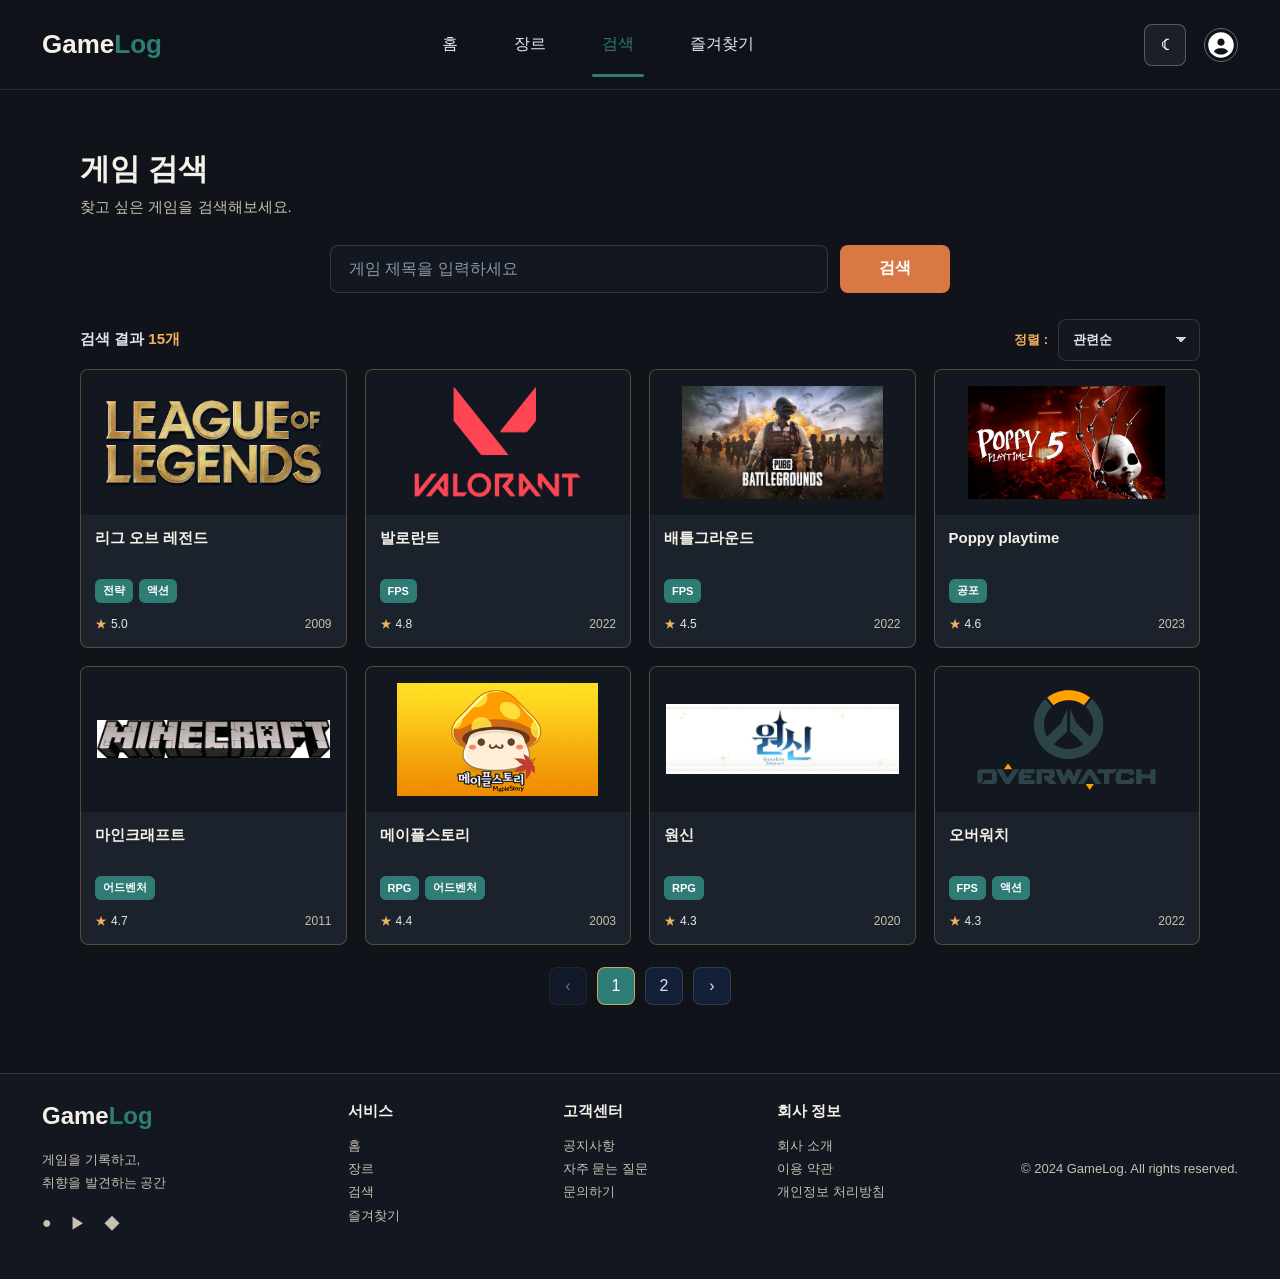
<file: search/search.html>
<!doctype html>
<html lang="ko">
<head>
    <meta charset="UTF-8">
    <meta name="viewport" content="width=device-width, initial-scale=1.0">
    <title>GameLog - 검색</title>
    <link rel="stylesheet" href="search.css">
    <link rel="stylesheet" href="../theme/theme.css">
</head>
<body>
<div class="linebox">
    <header>
        <a href="../Index/Index.html" class="logo">Game<span>Log</span></a>

        <nav aria-label="주요 메뉴">
            <ul>
                <li><a href="../Index/Index.html">홈</a></li>
                <li><a href="../genre/genre.html">장르</a></li>
                <li><a href="../search/search.html" class="active">검색</a></li>
                <li><a href="../favorites/favorites.html">즐겨찾기</a></li>
            </ul>

            <div class="nav-icons">
                <button type="button" class="theme-toggle" aria-label="화이트 모드로 변경">☾</button>
                <a href="../login/login.html" class="profile-icon" id="profile" aria-label="로그인 페이지">
                    <img src="../image/circle-user-solid-full%20(1).svg" alt="프로필" class="profile profile-default">
                    <img src="../image/circle-user-solid-full%20(2).svg" alt="" class="profile profile-hover">
                </a>
            </div>
        </nav>
    </header>

    <main>
        <section class="search-panel" aria-labelledby="searchTitle">
            <div>
                <h1 id="searchTitle">게임 검색</h1>
                <p>찾고 싶은 게임을 검색해보세요.</p>
            </div>

            <form class="search-form" id="searchForm" autocomplete="off">
                <label class="sr-only" for="searchInput">게임 제목 검색</label>
                <input id="searchInput" type="search" placeholder="게임 제목을 입력하세요">
                <button type="submit">검색</button>
            </form>
        </section>

        <section class="result-section" aria-label="검색 결과">
            <div class="result-top">
                <p>검색 결과 <span id="resultCount">12개</span></p>

                <label class="sort-box">
                    <span>정렬 :</span>
                    <select id="sortSelect">
                        <option value="relevance">관련순</option>
                        <option value="rating">평점순</option>
                        <option value="recent">최신순</option>
                        <option value="title">이름순</option>
                    </select>
                </label>
            </div>

            <div class="game-grid" id="gameGrid"></div>
            <p class="empty-message" id="emptyMessage">검색 결과가 없습니다.</p>

            <div class="pagination" id="pagination" aria-label="페이지 이동"></div>
        </section>
    </main>

    <footer>
        <div class="footer-brand">
            <a href="../Index/Index.html" class="logo">Game<span>Log</span></a>
            <p>게임을 기록하고,<br>취향을 발견하는 공간</p>
            <div class="socials" aria-label="SNS">
                <span>●</span>
                <span>▶</span>
                <span>◆</span>
            </div>
        </div>

        <div class="footer-links">
            <div>
                <h3>서비스</h3>
                <a href="../Index/Index.html">홈</a>
                <a href="../genre/genre.html">장르</a>
                <a href="../search/search.html">검색</a>
                <a href="../favorites/favorites.html">즐겨찾기</a>
            </div>
            <div>
                <h3>고객센터</h3>
                <a href="#">공지사항</a>
                <a href="#">자주 묻는 질문</a>
                <a href="#">문의하기</a>
            </div>
            <div>
                <h3>회사 정보</h3>
                <a href="#">회사 소개</a>
                <a href="#">이용 약관</a>
                <a href="#">개인정보 처리방침</a>
            </div>
        </div>

        <p class="copyright">© 2024 GameLog. All rights reserved.</p>
    </footer>
</div>

<script src="../theme/theme.js"></script>
<script src="search.js"></script>
</body>
</html>
</file>
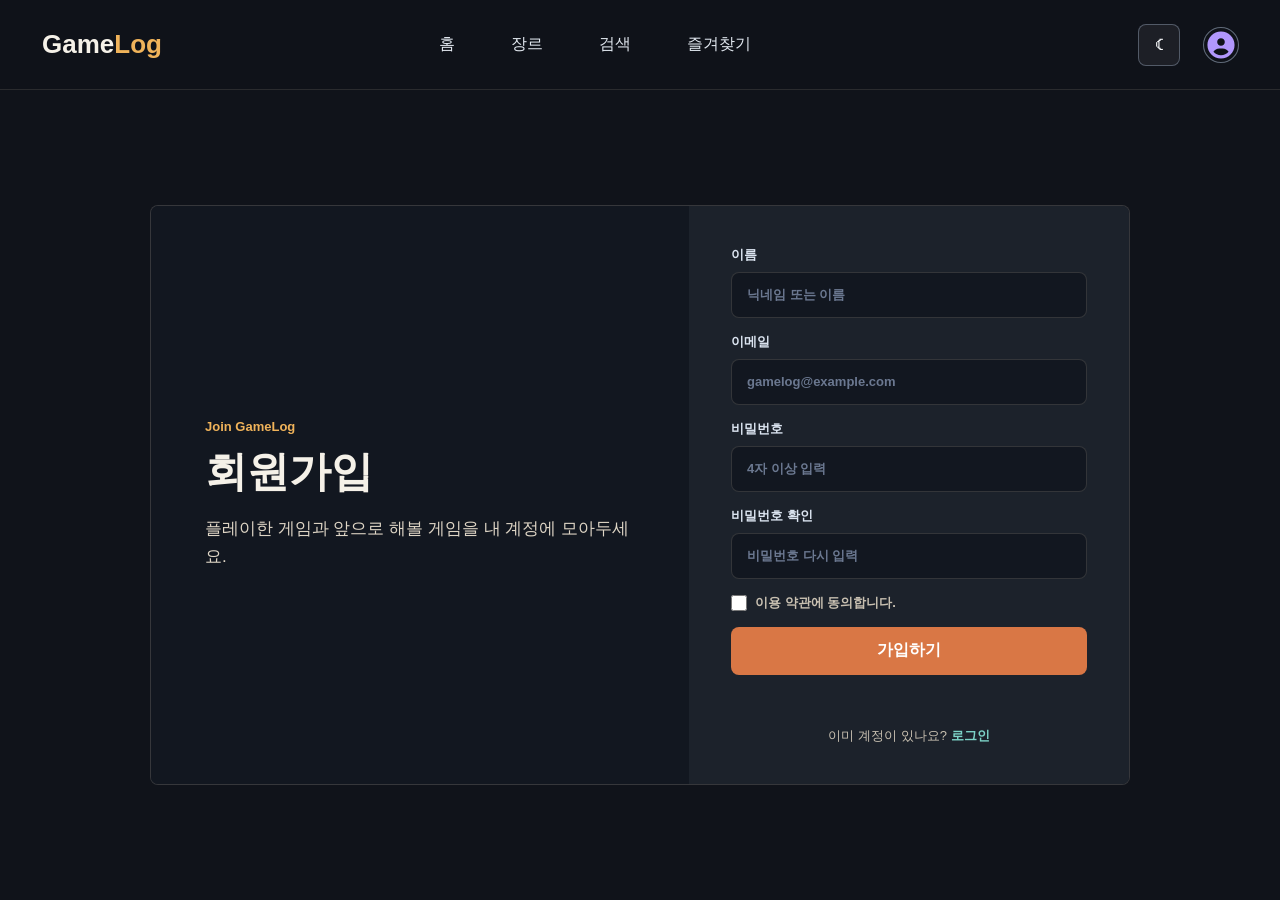
<file: signup/signup.html>
<!doctype html>
<html lang="ko">
<head>
    <meta charset="UTF-8">
    <meta name="viewport" content="width=device-width, initial-scale=1.0">
    <title>GameLog - 회원가입</title>
    <link rel="stylesheet" href="signup.css">
    <link rel="stylesheet" href="../theme/theme.css">
</head>
<body>
<div class="linebox">
    <header>
        <a href="../Index/Index.html" class="logo">Game<span>Log</span></a>

        <nav aria-label="주요 메뉴">
            <ul>
                <li><a href="../Index/Index.html">홈</a></li>
                <li><a href="../genre/genre.html">장르</a></li>
                <li><a href="../search/search.html">검색</a></li>
                <li><a href="../favorites/favorites.html">즐겨찾기</a></li>
            </ul>

            <div class="nav-icons">
                <button type="button" class="theme-toggle" aria-label="화이트 모드로 변경">☾</button>
                <a href="../login/login.html" class="profile-icon active-profile" id="profile" aria-label="로그인 페이지">
                    <img src="../image/circle-user-solid-full%20(1).svg" alt="프로필" class="profile profile-default">
                    <img src="../image/circle-user-solid-full%20(2).svg" alt="" class="profile profile-hover">
                </a>
            </div>
        </nav>
    </header>

    <main>
        <section class="signup-panel" aria-labelledby="signupTitle">
            <div class="signup-copy">
                <p class="eyebrow">Join GameLog</p>
                <h1 id="signupTitle">회원가입</h1>
                <p>플레이한 게임과 앞으로 해볼 게임을 내 계정에 모아두세요.</p>
            </div>

            <form class="signup-form" id="signupForm" autocomplete="on">
                <label>
                    이름
                    <input type="text" id="signupName" placeholder="닉네임 또는 이름" required autocomplete="off">
                </label>

                <label>
                    이메일
                    <input type="email" id="signupEmail" placeholder="gamelog@example.com" required autocomplete="off">
                </label>

                <label>
                    비밀번호
                    <input type="password" id="signupPassword" placeholder="4자 이상 입력" minlength="4" required autocomplete="off">
                </label>

                <label>
                    비밀번호 확인
                    <input type="password" id="signupPasswordConfirm" placeholder="비밀번호 다시 입력" minlength="4" required autocomplete="off">
                </label>

                <label class="terms-check">
                    <input type="checkbox" id="signupTerms" required>
                    이용 약관에 동의합니다.
                </label>

                <button type="submit">가입하기</button>
                <p class="signup-message" id="signupMessage" aria-live="polite"></p>

                <p class="auth-switch">
                    이미 계정이 있나요?
                    <a href="../login/login.html">로그인</a>
                </p>
            </form>
        </section>
    </main>
</div>

<script src="../theme/theme.js"></script>
<script src="signup.js"></script>
</body>
</html>
</file>
<file: Index/Index.css>
* {
    margin: 0;
    padding: 0;
    box-sizing: border-box;
}

body {
    background: #10131a;
    color: #f5f1e8;
    font-family: Arial, "Noto Sans KR", sans-serif;
    overflow-x: hidden;
}

.linebox {
    width: 100vw;
    min-height: 100vh;
}

header {
    width: 100%;
    height: 90px;
    padding: 0 42px;
    display: flex;
    align-items: center;
    border-bottom: 1px solid rgba(221, 210, 188, 0.13);
    background: rgba(15, 18, 25, 0.96);
}

.logo {
    width: 210px;
    color: white;
    font-size: 26px;
    font-weight: 800;
    letter-spacing: 0;
    text-decoration: none;
}

.logo span {
    color: #f0b35a;
}

nav {
    flex: 1;
    display: flex;
    align-items: center;
}

nav ul {
    display: flex;
    flex: 1;
    justify-content: center;
    gap: 56px;
    list-style: none;
    transform: translateX(-100px);
}

nav a {
    position: relative;
    color: #d8d2c4;
    text-decoration: none;
    font-size: 16px;
    transition: color 0.2s ease;
}

nav a:hover,
nav a.active {
    color: #f0b35a;
}

nav a.active::after {
    content: "";
    position: absolute;
    left: 50%;
    bottom: -25px;
    width: 52px;
    height: 3px;
    border-radius: 99px;
    background: #f0b35a;
    transform: translateX(-50%);
}

.nav-icons {
    display: flex;
    align-items: center;
    gap: 24px;
}

.profile-icon {
    position: relative;
    width: 34px;
    height: 34px;
    display: block;
    cursor: pointer;
}

.profile {
    position: absolute;
    inset: 0;
    width: 100%;
    height: 100%;
    object-fit: cover;
    border-radius: 50%;
    border: 1px solid rgba(148, 163, 184, 0.6);
    transition:
        opacity 0.25s ease,
        transform 0.25s ease;
}

.profile-hover {
    opacity: 0;
}

.profile-icon:hover .profile-default {
    opacity: 0;
    transform: scale(0.92);
}

.profile-icon:hover .profile-hover {
    opacity: 1;
    transform: scale(1.06);
}

main {
    padding: 42px 72px 70px;
}

.hero-slider {
    width: 100%;
    height: 420px;
    overflow: hidden;

    border-radius: 18px;
    border: 1px solid rgba(221, 210, 188, 0.16);
    box-shadow: 0 20px 60px rgba(0, 0, 0, 0.26);
}

.slides {
    display: flex;
    width: 100%;
    height: 100%;

    animation: slide 12s infinite;
}

.slide {
    min-width: 100%;
    height: 100%;
    padding: 70px;
    flex-shrink: 0;

    display: flex;
    justify-content: space-between;
    align-items: center;

    background: #151923;
}

.hero-text {
    width: 50%;
}

.hero-text h1 {
    max-width: 620px;
    font-size: 50px;
    line-height: 1.16;
    margin-bottom: 20px;
}

.hero-text p {
    max-width: 560px;
    font-size: 18px;
    color: #cfc6b8;
    margin-bottom: 30px;
}

.hero-image,
.hero-image2,
.hero-image3 {
    width: 400px;
    height: 400px;
    object-fit: contain;
    margin-right: 60px;
    filter: drop-shadow(0 18px 28px rgba(0, 0, 0, 0.28));
}

.cta-btn {
    display: inline-block;
    padding: 14px 28px;

    border-radius: 8px;
    background-color: #d97745;

    color: #fffaf0;
    text-decoration: none;
}

.cta-btn:hover {
    background-color: #c86737;
}

.game-section {
    margin-top: 60px;
}

.section-title {
    display: flex;
    justify-content: space-between;
    align-items: center;
    margin-bottom: 24px;
}

.section-title h2 {
    font-size: 28px;
}

.section-title a {
    color: #7dd3c7;
    font-size: 15px;
    font-weight: 700;
    text-decoration: none;
}

.section-title a:hover {
    color: #a7f3d0;
}

.game-list {
    display: grid;
    grid-template-columns: repeat(3, minmax(0, 1fr));
    grid-template-rows: repeat(2, minmax(0, 1fr));
    gap: 24px;
}

.game-card {
    overflow: hidden;
    border: 1px solid rgba(221, 210, 188, 0.14);
    border-radius: 8px;
    background-color: #1c222b;
    cursor: pointer;
    transition: 0.3s;
}

.game-card:hover {
    transform: translateY(-4px);
    border-color: rgba(240, 179, 90, 0.7);
}

.game-card img {
    width: 100%;
    height: 190px;
    object-fit: contain;
    padding: 20px;
    background-color: #121720;
}

.game-info {
    padding: 20px;
}

.game-genre {
    color: #7dd3c7;
    font-size: 14px;
    font-weight: 700;
}

.game-info h3 {
    margin-top: 8px;
    font-size: 22px;
}

.game-info p {
    min-height: 44px;
    margin-top: 10px;
    color: #c8c0b1;
    font-size: 14px;
    line-height: 1.5;
}

.game-bottom {
    display: flex;
    justify-content: space-between;
    align-items: center;
    margin-top: 20px;
}

.game-rating {
    color: #f0b35a;
    font-size: 14px;
    font-weight: 700;
}

.game-bottom button {
    padding: 8px 14px;
    border: none;
    border-radius: 7px;
    background-color: #2f7c76;
    color: white;
    font-weight: 700;
    cursor: pointer;
    transition: 0.3s;
}

.game-bottom button:hover {
    background-color: #276963;
}

.recommend-section {
    margin-top: 60px;
}

.recommend-box {
    padding: 22px;
    border: 1px solid rgba(221, 210, 188, 0.14);
    border-radius: 8px;
    background-color: #1c222b;
}

.recommend-controls {
    display: flex;
    gap: 12px;
    margin-bottom: 18px;
}

.recommend-controls select {
    min-width: 150px;
    padding: 10px 12px;
    border: 1px solid rgba(221, 210, 188, 0.18);
    border-radius: 8px;
    background-color: #121720;
    color: #f5f1e8;
    font-weight: 700;
}

.recommend-controls button {
    padding: 10px 16px;
    border: none;
    border-radius: 7px;
    background-color: #d97745;
    color: #fffaf0;
    font-weight: 800;
    cursor: pointer;
    transition: 0.3s;
}

.recommend-controls button:hover {
    background-color: #c86737;
}

.recommend-result {
    min-height: 120px;
}

.recommend-result.has-results {
    display: grid;
    grid-template-columns: repeat(3, minmax(0, 1fr));
    gap: 18px;
}

.recommend-result > p {
    padding: 28px 0;
    color: #c8c0b1;
    text-align: center;
}

.recommend-card {
    display: flex;
    flex-direction: column;
    overflow: hidden;
    border: 1px solid rgba(221, 210, 188, 0.14);
    border-radius: 8px;
    background-color: #1c222b;
    transition: 0.3s;
}

.recommend-card:hover {
    transform: translateY(-4px);
    border-color: rgba(240, 179, 90, 0.7);
}

.recommend-card img {
    width: 100%;
    height: 150px;
    object-fit: contain;
    padding: 18px;
    background-color: #121720;
}

.recommend-card div {
    padding: 16px;
}

.recommend-card span {
    color: #7dd3c7;
    font-size: 14px;
    font-weight: 800;
}

.recommend-card h3 {
    margin-top: 8px;
    font-size: 20px;
}

.recommend-card p {
    margin-top: 10px;
    color: #c8c0b1;
    font-size: 14px;
    line-height: 1.5;
}

.recommend-card strong {
    display: inline-block;
    margin-top: 14px;
    color: #f0b35a;
    font-size: 14px;
}

.recent-section {
    margin-top: 60px;
}

.clear-recent-btn {
    padding: 8px 14px;
    border: none;
    border-radius: 8px;
    background-color: #394150;
    color: white;
    font-weight: 700;
    cursor: pointer;
    transition: 0.3s;
}

.clear-recent-btn:hover {
    background-color: #2c3441;
}

.clear-recent-btn.hidden {
    display: none;
}

.recent-list {
    display: grid;
    grid-template-columns: repeat(3, minmax(0, 1fr));
    gap: 24px;
}

.recent-card {
    display: flex;
    align-items: center;
    gap: 16px;
    padding: 16px;
    border: 1px solid rgba(221, 210, 188, 0.14);
    border-radius: 8px;
    background-color: #1c222b;
}

.recent-card img {
    width: 74px;
    height: 74px;
    object-fit: contain;
    padding: 10px;
    border-radius: 8px;
    background-color: #121720;
}

.recent-card h3 {
    font-size: 18px;
    margin-bottom: 6px;
}

.recent-card span {
    color: #7dd3c7;
    font-size: 13px;
    font-weight: 700;
}

.recent-card p {
    margin-top: 8px;
    color: #f0b35a;
    font-size: 13px;
    font-weight: 700;
}

.recent-empty {
    padding: 22px;
    border: 1px solid rgba(221, 210, 188, 0.14);
    border-radius: 8px;
    background-color: #1c222b;
    color: #c8c0b1;
    text-align: center;
}

.recent-empty.hidden {
    display: none;
}

.save-btn.saved {
    background-color: #558b55;
}

.save-btn.saved:hover {
    background-color: #477847;
}

.save-modal {
    position: fixed;
    inset: 0;
    z-index: 20;
    display: none;
    justify-content: center;
    align-items: center;
    padding: 20px;
    background-color: rgba(15, 23, 42, 0.72);
}

.save-modal.open {
    display: flex;
}

.save-modal-box {
    width: min(420px, 100%);
    padding: 28px;
    border: 1px solid #475569;
    border-radius: 8px;
    background-color: #1e293b;
    box-shadow: 0 24px 70px rgba(0, 0, 0, 0.35);
    text-align: center;
}

.save-modal-box h2 {
    margin-bottom: 14px;
    font-size: 24px;
}

#saveGameName {
    display: block;
    margin-bottom: 8px;
    color: white;
    font-size: 18px;
    font-weight: 800;
}

.save-modal-box p {
    color: #cbd5e1;
    font-size: 16px;
    line-height: 1.5;
}

.save-modal-actions {
    display: flex;
    justify-content: center;
    gap: 12px;
    margin-top: 24px;
}

.save-modal-actions button {
    min-width: 84px;
    padding: 10px 18px;
    border: none;
    border-radius: 8px;
    color: white;
    font-weight: 800;
    cursor: pointer;
    transition: 0.3s;
}

.modal-yes {
    background-color: #d97745;
}

.modal-yes:hover {
    background-color: #c86737;
}

.modal-no {
    background-color: #475569;
}

.modal-no:hover {
    background-color: #334155;
}

@keyframes slide {
    0%, 25% {
        transform: translateX(0);
    }

    33%, 58% {
        transform: translateX(-100%);
    }

    66%, 91% {
        transform: translateX(-200%);
    }

    100% {
        transform: translateX(0);
    }
}
</file>
<file: theme/theme.css>
.theme-toggle {
  min-width: 42px;
  height: 42px;
  border: 1px solid rgba(148, 163, 184, 0.45);
  border-radius: 8px;
  display: inline-flex;
  align-items: center;
  justify-content: center;
  background: rgba(255, 255, 255, 0.06);
  color: #f8fafc;
  font-size: 18px;
  cursor: pointer;
  transition:
    background 0.2s ease,
    color 0.2s ease,
    border-color 0.2s ease,
    transform 0.2s ease;
}

.theme-toggle:hover {
  background: rgba(240, 179, 90, 0.18);
  border-color: rgba(240, 179, 90, 0.7);
  transform: translateY(-1px);
}

body.light-mode {
  --bg: #f4f7fb;
  --panel: #ffffff;
  --panel-light: #eef3f7;
  --line: rgba(34, 100, 95, 0.18);
  --text: #17212b;
  --muted: #5d6b78;
  background: #f4f7fb;
  color: #17212b;
}

body.light-mode .linebox,
body.light-mode main {
  background: #f4f7fb;
}

body.light-mode header {
  background: rgba(255, 255, 255, 0.96);
  border-bottom-color: rgba(34, 100, 95, 0.16);
}

body.light-mode .logo {
  color: #17212b;
}

body.light-mode nav a {
  color: #334155;
}

body.light-mode nav a:hover,
body.light-mode nav a.active {
  color: #22645f;
}

body.light-mode nav a.active::after {
  background: #22645f;
}

body.light-mode .theme-toggle {
  background: #ffffff;
  color: #17212b;
  border-color: rgba(34, 100, 95, 0.24);
}

body.light-mode .theme-toggle:hover {
  background: #e7f3f1;
  border-color: rgba(34, 100, 95, 0.45);
}

body.light-mode .hero-slider,
body.light-mode .genre-hero,
body.light-mode .recommend-section,
body.light-mode .recent-section,
body.light-mode .genre-panel,
body.light-mode .games-area,
body.light-mode .search-hero,
body.light-mode .search-results,
body.light-mode .favorites-panel,
body.light-mode .login-panel,
body.light-mode .signup-panel,
body.light-mode .detail-hero,
body.light-mode .review-panel,
body.light-mode .empty-state {
  background: #ffffff;
  border-color: rgba(34, 100, 95, 0.18);
  color: #17212b;
}

body.light-mode .slide {
  background: linear-gradient(135deg, #ffffff 0%, #eef6f5 100%);
}

body.light-mode .hero-slider {
  box-shadow: 0 18px 44px rgba(15, 23, 42, 0.12);
}

body.light-mode .hero-image,
body.light-mode .hero-image2,
body.light-mode .hero-image3 {
  filter: drop-shadow(0 18px 28px rgba(15, 23, 42, 0.16));
}

body.light-mode h1,
body.light-mode h2,
body.light-mode h3,
body.light-mode .hero-text h1,
body.light-mode .hero-copy h1,
body.light-mode .search-panel h1,
body.light-mode .login-copy h1,
body.light-mode .signup-copy h1,
body.light-mode .favorite-info h2,
body.light-mode .game-info h2,
body.light-mode .game-info h3,
body.light-mode .detail-content h1,
body.light-mode .empty-state h1 {
  color: #17212b;
}

body.light-mode .hero-text p,
body.light-mode .hero-copy p,
body.light-mode .search-panel p,
body.light-mode .login-copy p,
body.light-mode .signup-copy p,
body.light-mode .game-info p,
body.light-mode .favorite-info p,
body.light-mode .recent-card p,
body.light-mode .recommend-card p,
body.light-mode footer p {
  color: #5d6b78;
}

body.light-mode .game-card,
body.light-mode .favorite-card,
body.light-mode .recommend-card,
body.light-mode .recommend-box,
body.light-mode .genre-sidebar,
body.light-mode .recent-card,
body.light-mode .detail-list div,
body.light-mode .review-card,
body.light-mode .add-game-form,
body.light-mode .search-form {
  background: #ffffff;
  border-color: rgba(34, 100, 95, 0.16);
  color: #17212b;
  box-shadow: 0 10px 28px rgba(15, 23, 42, 0.08);
}

body.light-mode .genre-filter {
  background: #ffffff;
  color: #17212b;
  border: 1px solid rgba(34, 100, 95, 0.16);
}

body.light-mode .genre-filter span {
  color: #22645f;
}

body.light-mode .genre-filter:hover {
  background: #eef6f5;
}

body.light-mode .genre-filter.active {
  background: #ffffff;
  color: #22645f;
  border-color: rgba(34, 100, 95, 0.42);
  box-shadow: 0 10px 24px rgba(34, 100, 95, 0.14);
}

body.light-mode .save-btn.saved,
body.light-mode .favorite-add-btn.saved,
body.light-mode .heart-btn {
  background: #ffffff;
  color: #22645f;
  border: 1px solid rgba(34, 100, 95, 0.28);
}

body.light-mode .save-btn.saved:hover,
body.light-mode .favorite-add-btn.saved:hover,
body.light-mode .heart-btn:hover {
  background: #eef6f5;
  border-color: rgba(34, 100, 95, 0.5);
}

body.light-mode .recommend-card img {
  background: #eef3f7;
}

body.light-mode .recommend-result > p {
  color: #5d6b78;
}

body.light-mode .recommend-card span {
  color: #22645f;
}

body.light-mode .recommend-card strong {
  color: #b9572f;
}

body.light-mode .detail-image-wrap {
  background: #eef3f7;
}

body.light-mode .detail-content p,
body.light-mode .empty-state p,
body.light-mode .review-card p,
body.light-mode .review-meta,
body.light-mode .review-empty,
body.light-mode .review-form label {
  color: #5d6b78;
}

body.light-mode .detail-list dd,
body.light-mode .card-bottom,
body.light-mode .games-top h2,
body.light-mode .result-count,
body.light-mode .favorite-count,
body.light-mode .review-author {
  color: #17212b;
}

body.light-mode input,
body.light-mode textarea,
body.light-mode select {
  background: #ffffff;
  background-color: #ffffff;
  color: #17212b;
  border-color: rgba(34, 100, 95, 0.22);
}
</file>
<file: detail/detail.css>
* {
  margin: 0;
  padding: 0;
  box-sizing: border-box;
}

:root {
  --bg: #10131a;
  --panel: #1c222b;
  --line: rgba(221, 210, 188, 0.16);
  --text: #f5f1e8;
  --muted: #c8c0b1;
  --green: #2f7c76;
  --yellow: #f0b35a;
  --orange: #d97745;
}

body {
  min-height: 100vh;
  background: var(--bg);
  color: var(--text);
  font-family: Arial, "Noto Sans KR", sans-serif;
  overflow-x: hidden;
}

a {
  color: inherit;
  text-decoration: none;
}

button {
  font: inherit;
}

input,
textarea,
select {
  font: inherit;
}

.linebox {
  width: 100vw;
  min-height: 100vh;
  background: rgba(16, 19, 26, 0.95);
}

header {
  width: 100%;
  height: 90px;
  padding: 0 42px;
  display: flex;
  align-items: center;
  border-bottom: 1px solid rgba(221, 210, 188, 0.13);
  background: rgba(15, 18, 25, 0.96);
}

.logo {
  width: 210px;
  font-size: 26px;
  font-weight: 800;
  letter-spacing: 0;
}

.logo span {
  color: var(--yellow);
}

nav {
  flex: 1;
  display: flex;
  align-items: center;
}

nav ul {
  display: flex;
  flex: 1;
  justify-content: center;
  gap: 56px;
  list-style: none;
  transform: translateX(-100px);
}

nav a {
  position: relative;
  color: #e2e8f0;
  font-size: 16px;
  transition: color 0.2s ease;
}

nav a:hover {
  color: var(--green);
}

.nav-icons {
  display: flex;
  align-items: center;
  gap: 24px;
}

.profile-icon {
  position: relative;
  width: 34px;
  height: 34px;
  display: block;
  cursor: pointer;
}

.profile {
  position: absolute;
  inset: 0;
  width: 100%;
  height: 100%;
  object-fit: cover;
  border-radius: 50%;
  border: 1px solid rgba(148, 163, 184, 0.6);
  transition:
    opacity 0.25s ease,
    transform 0.25s ease;
}

.profile-hover {
  opacity: 0;
}

.profile-icon:hover .profile-default {
  opacity: 0;
  transform: scale(0.92);
}

.profile-icon:hover .profile-hover {
  opacity: 1;
  transform: scale(1.06);
}

main {
  min-height: calc(100vh - 90px);
  padding: 42px;
  background: #10131a;
}

.detail-hero {
  max-width: 1120px;
  min-height: 560px;
  margin: 0 auto;
  display: grid;
  grid-template-columns: minmax(300px, 460px) minmax(0, 1fr);
  overflow: hidden;
  border: 1px solid var(--line);
  border-radius: 8px;
  background: #151923;
}

.detail-image-wrap {
  display: flex;
  align-items: center;
  justify-content: center;
  background: #121720;
}

.detail-image-wrap img {
  width: 100%;
  max-width: 390px;
  height: 390px;
  padding: 28px;
  object-fit: contain;
}

.detail-content {
  padding: 48px;
  display: flex;
  flex-direction: column;
  justify-content: center;
}

.back-link {
  width: fit-content;
  min-height: 38px;
  margin-bottom: 24px;
  padding: 0 13px;
  display: inline-flex;
  align-items: center;
  border: 1px solid rgba(221, 210, 188, 0.18);
  border-radius: 8px;
  color: #d8fff8;
  background: rgba(47, 124, 118, 0.22);
  font-size: 13px;
  font-weight: 800;
}

.genre-badges {
  min-height: 28px;
  display: flex;
  flex-wrap: wrap;
  gap: 8px;
}

.genre-badge {
  display: inline-flex;
  align-items: center;
  min-height: 28px;
  padding: 0 10px;
  border-radius: 6px;
  background: var(--green);
  color: white;
  font-size: 12px;
  font-weight: 800;
}

.detail-content h1 {
  margin-top: 18px;
  font-size: 44px;
  line-height: 1.16;
}

.detail-content p {
  max-width: 560px;
  margin-top: 18px;
  color: #ded5c5;
  font-size: 17px;
  line-height: 1.7;
}

.favorite-add-btn {
  width: fit-content;
  min-height: 44px;
  margin-top: 24px;
  padding: 0 18px;
  border: 0;
  border-radius: 8px;
  background: var(--orange);
  color: white;
  font-weight: 800;
  cursor: pointer;
  transition:
    background 0.2s ease,
    transform 0.2s ease,
    box-shadow 0.2s ease;
}

.favorite-add-btn:hover {
  background: #c56836;
  transform: translateY(-1px);
  box-shadow: 0 10px 22px rgba(217, 119, 69, 0.24);
}

.favorite-add-btn.saved {
  background: #558b55;
}

.favorite-add-btn.saved:hover {
  background: #477847;
}

.detail-list {
  margin-top: 34px;
  display: grid;
  grid-template-columns: repeat(2, minmax(0, 1fr));
  gap: 14px;
}

.detail-list div {
  padding: 16px;
  border: 1px solid var(--line);
  border-radius: 8px;
  background: rgba(18, 23, 32, 0.74);
}

.detail-list dt {
  color: var(--muted);
  font-size: 12px;
  font-weight: 800;
}

.detail-list dd {
  margin-top: 7px;
  color: white;
  font-size: 20px;
  font-weight: 800;
}

.empty-state {
  max-width: 720px;
  margin: 0 auto;
  padding: 60px 30px;
  display: none;
  align-items: center;
  justify-content: center;
  flex-direction: column;
  border: 1px dashed rgba(221, 210, 188, 0.26);
  border-radius: 8px;
  background: #151923;
  text-align: center;
}

.empty-state.show {
  display: flex;
}

.empty-state img {
  width: 72px;
  height: 72px;
  object-fit: contain;
  filter: invert(1);
  opacity: 0.55;
}

.empty-state h1 {
  margin-top: 18px;
  font-size: 28px;
}

.empty-state p {
  margin-top: 10px;
  color: var(--muted);
}

.empty-state a {
  min-height: 42px;
  margin-top: 24px;
  padding: 0 16px;
  display: inline-flex;
  align-items: center;
  border-radius: 8px;
  background: var(--orange);
  color: white;
  font-weight: 800;
}

.review-panel {
  max-width: 1120px;
  margin: 28px auto 0;
  padding: 28px;
  border: 1px solid var(--line);
  border-radius: 8px;
  background: #151923;
}

.review-top {
  display: flex;
  align-items: flex-end;
  justify-content: space-between;
  gap: 18px;
}

.review-top span {
  color: var(--yellow);
  font-size: 13px;
  font-weight: 800;
}

.review-top h2 {
  margin-top: 6px;
  font-size: 24px;
}

.review-top strong {
  color: var(--muted);
  font-size: 14px;
}

.review-form {
  margin-top: 24px;
  display: grid;
  grid-template-columns: 140px minmax(0, 1fr) 120px;
  gap: 12px;
  align-items: end;
}

.review-form label {
  display: flex;
  flex-direction: column;
  gap: 8px;
  color: var(--muted);
  font-size: 13px;
  font-weight: 800;
}

.review-text-field {
  min-width: 0;
}

.review-form select,
.review-form textarea {
  width: 100%;
  border: 1px solid rgba(221, 210, 188, 0.18);
  border-radius: 8px;
  background: #10131a;
  color: var(--text);
  outline: none;
}

.review-form select {
  height: 44px;
  padding: 0 12px;
}

.review-form textarea {
  min-height: 90px;
  padding: 12px;
  resize: vertical;
}

.review-form select:focus,
.review-form textarea:focus {
  border-color: var(--yellow);
}

.review-form button {
  height: 44px;
  border: 0;
  border-radius: 8px;
  background: var(--green);
  color: white;
  font-weight: 800;
  cursor: pointer;
}

.review-list {
  margin-top: 24px;
  display: grid;
  gap: 12px;
}

.review-card {
  padding: 18px;
  border: 1px solid var(--line);
  border-radius: 8px;
  background: rgba(18, 23, 32, 0.74);
}

.review-card-top {
  display: flex;
  align-items: center;
  justify-content: space-between;
  gap: 14px;
}

.review-author {
  color: white;
  font-weight: 800;
}

.review-rating {
  color: var(--yellow);
  font-weight: 800;
}

.review-card p {
  margin-top: 12px;
  color: #ded5c5;
  line-height: 1.6;
  white-space: pre-wrap;
}

.review-meta {
  margin-top: 10px;
  display: block;
  color: var(--muted);
  font-size: 12px;
}

.review-empty {
  margin-top: 22px;
  color: var(--muted);
}

.review-empty.hidden {
  display: none;
}

@media (max-width: 900px) {
  nav ul {
    gap: 26px;
    transform: none;
  }

  .detail-hero {
    grid-template-columns: 1fr;
  }

  .detail-image-wrap img {
    height: 300px;
  }
}

@media (max-width: 640px) {
  header {
    height: auto;
    padding: 20px;
    align-items: flex-start;
  }

  .logo {
    width: auto;
    margin-right: 20px;
  }

  nav {
    align-items: flex-start;
  }

  nav ul {
    flex-wrap: wrap;
    justify-content: flex-start;
    gap: 14px 20px;
  }

  main {
    padding: 26px 20px 34px;
  }

  .detail-content {
    padding: 30px 24px;
  }

  .detail-content h1 {
    font-size: 32px;
  }

  .detail-list {
    grid-template-columns: 1fr;
  }

  .review-panel {
    padding: 24px;
  }

  .review-form {
    grid-template-columns: 1fr;
  }

  .review-form button {
    width: 100%;
  }
}
</file>
<file: favorites/favorites.css>
* {
  margin: 0;
  padding: 0;
  box-sizing: border-box;
}

:root {
  --bg: #10131a;
  --panel: #1c222b;
  --panel-light: #242b35;
  --line: rgba(221, 210, 188, 0.16);
  --text: #f5f1e8;
  --muted: #c8c0b1;
  --purple: #2f7c76;
  --purple-dark: #22645f;
  --yellow: #f0b35a;
  --orange: #d97745;
  --danger: #991b1b;
}

body {
  min-height: 100vh;
  background: var(--bg);
  color: var(--text);
  font-family: Arial, "Noto Sans KR", sans-serif;
  overflow-x: hidden;
}

a {
  color: inherit;
  text-decoration: none;
}

button,
select {
  font: inherit;
}

.linebox {
  width: 100vw;
  min-height: 100vh;
  overflow: hidden;
  background: rgba(16, 19, 26, 0.95);
}

header {
  width: 100%;
  height: 90px;
  padding: 0 42px;
  display: flex;
  align-items: center;
  border-bottom: 1px solid rgba(221, 210, 188, 0.13);
  background: rgba(15, 18, 25, 0.96);
}

.logo {
  width: 210px;
  font-size: 26px;
  font-weight: 800;
  letter-spacing: 0;
}

.logo span {
  color: var(--purple);
}

nav {
  flex: 1;
  display: flex;
  align-items: center;
}

nav ul {
  display: flex;
  flex: 1;
  justify-content: center;
  gap: 56px;
  list-style: none;
  transform: translateX(-100px);
}

nav a {
  position: relative;
  color: #e2e8f0;
  font-size: 16px;
  transition: color 0.2s ease;
}

nav a:hover,
nav a.active {
  color: var(--purple);
}

nav a.active::after {
  content: "";
  position: absolute;
  left: 50%;
  bottom: -25px;
  width: 52px;
  height: 3px;
  border-radius: 99px;
  background: var(--purple);
  transform: translateX(-50%);
}

.nav-icons {
  display: flex;
  align-items: center;
  gap: 24px;
}

.profile-icon {
  position: relative;
  width: 34px;
  height: 34px;
  display: block;
  cursor: pointer;
}

.profile {
  position: absolute;
  inset: 0;
  width: 100%;
  height: 100%;
  object-fit: cover;
  border-radius: 50%;
  border: 1px solid rgba(148, 163, 184, 0.6);
  transition:
    opacity 0.25s ease,
    transform 0.25s ease;
}

.profile-hover {
  opacity: 0;
}

.profile-icon:hover .profile-default {
  opacity: 0;
  transform: scale(0.92);
}

.profile-icon:hover .profile-hover {
  opacity: 1;
  transform: scale(1.06);
}

main {
  min-height: calc(100vh - 90px);
  padding: 42px;
  background: #10131a;
}

.favorites-panel {
  max-width: 1120px;
  min-height: 190px;
  margin: 0 auto;
  padding: 34px 36px;
  display: flex;
  align-items: flex-end;
  justify-content: space-between;
  gap: 28px;
  border: 1px solid var(--line);
  border-radius: 8px;
  background: #151923;
}

.eyebrow {
  margin-bottom: 12px;
  color: var(--yellow);
  font-size: 13px;
  font-weight: 800;
}

h1 {
  font-size: 40px;
  line-height: 1.18;
}

.panel-note {
  max-width: 520px;
  margin-top: 14px;
  color: #ded5c5;
  font-size: 16px;
  line-height: 1.6;
}

.panel-actions {
  display: flex;
  align-items: center;
  gap: 12px;
  flex-wrap: wrap;
  justify-content: flex-end;
}

.favorite-count {
  min-height: 42px;
  padding: 0 14px;
  display: inline-flex;
  align-items: center;
  border: 1px solid var(--line);
  border-radius: 8px;
  background: #121720;
  color: var(--muted);
  font-size: 13px;
  font-weight: 800;
}

.sort-box {
  position: relative;
}

.sort-box select {
  appearance: none;
  min-width: 142px;
  height: 42px;
  padding: 0 36px 0 14px;
  border: 1px solid var(--line);
  border-radius: 8px;
  background:
    linear-gradient(45deg, transparent 50%, #cbd5e1 50%) right 17px center / 6px 6px no-repeat,
    linear-gradient(135deg, #cbd5e1 50%, transparent 50%) right 12px center / 6px 6px no-repeat,
    #121720;
  color: #e5e7eb;
  cursor: pointer;
  outline: 0;
}

#clearFavorites {
  min-width: 96px;
  height: 42px;
  border: 0;
  border-radius: 8px;
  background: var(--orange);
  color: white;
  font-weight: 800;
  cursor: pointer;
  transition:
    background 0.2s ease,
    transform 0.2s ease,
    box-shadow 0.2s ease;
}

#clearFavorites:hover {
  background: #c56836;
  transform: translateY(-1px);
  box-shadow: 0 10px 22px rgba(217, 119, 69, 0.24);
}

#clearFavorites.hidden {
  display: none;
}

.favorite-list {
  max-width: 1120px;
  min-height: 320px;
  margin: 26px auto 0;
  display: grid;
  grid-template-columns: repeat(4, minmax(0, 1fr));
  gap: 18px;
}

.favorite-card {
  overflow: hidden;
  border: 1px solid rgba(240, 179, 90, 0.28);
  border-radius: 8px;
  background: var(--panel);
  cursor: pointer;
  box-shadow: inset 0 1px 0 rgba(255, 255, 255, 0.04);
  transition:
    transform 0.22s ease,
    border-color 0.22s ease,
    box-shadow 0.22s ease;
}

.favorite-card:hover {
  transform: translateY(-4px);
  border-color: rgba(240, 179, 90, 0.85);
  box-shadow: 0 16px 30px rgba(0, 0, 0, 0.28);
}

.favorite-thumb-wrap {
  position: relative;
  height: 155px;
  background: #121720;
}

.favorite-thumb {
  width: 100%;
  height: 100%;
  display: block;
  object-fit: contain;
  padding: 16px;
}

.heart-btn {
  position: absolute;
  right: 12px;
  top: 12px;
  width: 34px;
  height: 34px;
  border: 1px solid rgba(240, 179, 90, 0.35);
  border-radius: 8px;
  background: rgba(18, 23, 32, 0.82);
  color: #fecdd3;
  font-size: 22px;
  line-height: 1;
  cursor: pointer;
  transition:
    background 0.2s ease,
    transform 0.2s ease;
}

.heart-btn:hover {
  background: rgba(127, 29, 29, 0.56);
  transform: scale(1.05);
}

.favorite-info {
  padding: 15px 16px 14px;
}

.favorite-info h2 {
  min-height: 42px;
  margin-bottom: 10px;
  font-size: 16px;
  line-height: 1.35;
}

.card-meta {
  display: flex;
  flex-wrap: wrap;
  gap: 7px;
}

.badge {
  display: inline-flex;
  align-items: center;
  min-height: 24px;
  padding: 0 9px;
  border-radius: 6px;
  background: var(--purple);
  color: white;
  font-size: 12px;
  font-weight: 800;
}

.year {
  display: inline-flex;
  align-items: center;
  min-height: 24px;
  padding: 0 9px;
  border-radius: 6px;
  background: rgba(240, 179, 90, 0.15);
  color: #f8d69f;
  font-size: 12px;
  font-weight: 800;
}

.card-bottom {
  margin-top: 14px;
  display: flex;
  align-items: center;
  justify-content: space-between;
}

.rating {
  color: #e5e7eb;
  font-size: 13px;
  font-weight: 800;
}

.rating::before {
  content: "★";
  margin-right: 5px;
  color: var(--yellow);
}

.delete-btn {
  min-width: 72px;
  height: 36px;
  border: 1px solid rgba(248, 113, 113, 0.35);
  border-radius: 8px;
  background: rgba(127, 29, 29, 0.38);
  color: #fecaca;
  font-weight: 800;
  cursor: pointer;
  transition:
    background 0.2s ease,
    border-color 0.2s ease,
    transform 0.2s ease;
}

.delete-btn:hover {
  border-color: rgba(248, 113, 113, 0.85);
  background: rgba(153, 27, 27, 0.72);
  transform: translateY(-1px);
}

.empty-state {
  max-width: 1120px;
  margin: 26px auto 0;
  padding: 40px;
  display: none;
  align-items: center;
  justify-content: center;
  flex-direction: column;
  border: 1px dashed rgba(221, 210, 188, 0.26);
  border-radius: 8px;
  background: #151923;
  text-align: center;
}

.empty-state.show {
  display: flex;
}

.empty-state img {
  width: 72px;
  height: 72px;
  object-fit: contain;
  filter: invert(1);
  opacity: 0.55;
}

.empty-state h2 {
  margin-top: 18px;
  font-size: 24px;
}

.empty-state p {
  margin-top: 10px;
  color: var(--muted);
}

.empty-actions {
  margin-top: 24px;
  display: flex;
  gap: 12px;
  flex-wrap: wrap;
  justify-content: center;
}

.empty-actions a {
  min-height: 42px;
  padding: 0 16px;
  display: inline-flex;
  align-items: center;
  border-radius: 8px;
  background: var(--purple);
  color: white;
  font-weight: 800;
}

.empty-actions a + a {
  background: #242b35;
  color: #e5e7eb;
}

footer {
  padding: 28px 42px 44px;
  display: grid;
  grid-template-columns: 270px 1fr 250px;
  gap: 36px;
  border-top: 1px solid var(--line);
  background: #121720;
}

.footer-brand .logo {
  display: block;
  width: auto;
  margin-bottom: 18px;
  font-size: 24px;
}

.footer-brand p,
.copyright,
.footer-links a {
  color: var(--muted);
  font-size: 13px;
  line-height: 1.8;
}

.socials {
  margin-top: 20px;
  display: flex;
  gap: 18px;
  color: #c8c0b1;
}

.footer-links {
  display: grid;
  grid-template-columns: repeat(3, minmax(0, 1fr));
  gap: 40px;
}

.footer-links h3 {
  margin-bottom: 13px;
  font-size: 15px;
}

.footer-links a {
  display: block;
}

.footer-links a:hover {
  color: white;
}

.copyright {
  align-self: center;
  text-align: right;
}

.remove-modal {
  position: fixed;
  inset: 0;
  z-index: 20;
  display: none;
  align-items: center;
  justify-content: center;
  padding: 20px;
  background: rgba(5, 12, 26, 0.72);
}

.remove-modal.open {
  display: flex;
}

.remove-modal-box {
  width: min(420px, 100%);
  padding: 28px;
  border: 1px solid var(--line);
  border-radius: 8px;
  background: #121720;
  box-shadow: 0 24px 70px rgba(0, 0, 0, 0.36);
  text-align: center;
}

.remove-modal-box h2 {
  margin-bottom: 12px;
  font-size: 24px;
}

.remove-modal-box p {
  color: #cbd5e1;
  line-height: 1.5;
}

#removeGameName {
  color: white;
  font-weight: 800;
}

.remove-modal-actions {
  margin-top: 24px;
  display: flex;
  justify-content: center;
  gap: 12px;
}

.remove-modal-actions button {
  min-width: 84px;
  padding: 10px 18px;
  border: 0;
  border-radius: 8px;
  color: white;
  font-weight: 800;
  cursor: pointer;
}

.modal-yes {
  background: var(--danger);
}

.modal-no {
  background: #475569;
}

.sr-only {
  position: absolute;
  width: 1px;
  height: 1px;
  overflow: hidden;
  clip: rect(0, 0, 0, 0);
}

@media (max-width: 980px) {
  nav ul {
    gap: 26px;
    transform: none;
  }

  .favorites-panel {
    align-items: flex-start;
    flex-direction: column;
  }

  .panel-actions {
    justify-content: flex-start;
  }

  .favorite-list {
    grid-template-columns: repeat(3, minmax(0, 1fr));
  }

  footer {
    grid-template-columns: 1fr;
  }

  .copyright {
    text-align: left;
  }
}

@media (max-width: 720px) {
  header {
    height: auto;
    padding: 20px;
    align-items: flex-start;
  }

  .logo {
    width: auto;
    margin-right: 20px;
  }

  nav {
    align-items: flex-start;
  }

  nav ul {
    flex-wrap: wrap;
    justify-content: flex-start;
    gap: 14px 20px;
  }

  nav a.active::after {
    bottom: -8px;
  }

  main {
    padding: 26px 20px 34px;
  }

  .favorites-panel {
    padding: 28px 22px;
  }

  .favorite-list {
    grid-template-columns: repeat(2, minmax(0, 1fr));
  }

  footer {
    padding: 28px 20px 34px;
  }

  .footer-links {
    grid-template-columns: 1fr;
  }
}

@media (max-width: 460px) {
  .favorite-list {
    grid-template-columns: 1fr;
  }

  .panel-actions,
  .sort-box select,
  #clearFavorites {
    width: 100%;
  }
}
</file>
<file: genre/genre.css>
* {
  margin: 0;
  padding: 0;
  box-sizing: border-box;
}

:root {
  --bg: #10131a;
  --panel: #1c222b;
  --panel-light: #242b35;
  --line: rgba(221, 210, 188, 0.16);
  --text: #f5f1e8;
  --muted: #c8c0b1;
  --purple: #2f7c76;
  --purple-dark: #22645f;
  --yellow: #f0b35a;
}

body {
  min-height: 100vh;
  background: #10131a;
  color: var(--text);
  font-family: Arial, "Noto Sans KR", sans-serif;
  overflow-x: hidden;
}

a {
  color: inherit;
  text-decoration: none;
}

button,
select {
  font: inherit;
}

.linebox {
  width: 100vw;
  min-height: 100vh;
  margin: 0;
  overflow: hidden;
  border: none;
  border-radius: 0;
  background: rgba(16, 19, 26, 0.95);
  box-shadow: none;
}

header {
  width: 100%;
  height: 90px;
  padding: 0 42px;
  display: flex;
  align-items: center;
  border-bottom: 1px solid rgba(221, 210, 188, 0.13);
  background: rgba(15, 18, 25, 0.96);
}

.logo {
  width: 210px;
  font-size: 26px;
  font-weight: 800;
  letter-spacing: 0;
}

.logo span {
  color: var(--yellow);
}

nav {
  flex: 1;
  display: flex;
  align-items: center;
}

nav ul {
  display: flex;
  flex: 1;
  justify-content: center;
  gap: 56px;
  list-style: none;
  transform: translateX(-100px);
}

nav a {
  position: relative;
  color: #e2e8f0;
  font-size: 16px;
  transition: color 0.2s ease;
}

nav a:hover,
nav a.active {
  color: var(--purple);
}

nav a.active::after {
  content: "";
  position: absolute;
  left: 50%;
  bottom: -25px;
  width: 52px;
  height: 3px;
  border-radius: 99px;
  background: var(--purple);
  transform: translateX(-50%);
}

.nav-icons {
  display: flex;
  align-items: center;
  gap: 24px;
}

.profile-icon {
  position: relative;
  width: 34px;
  height: 34px;
  display: block;
  cursor: pointer;
}

.profile {
  position: absolute;
  inset: 0;
  width: 100%;
  height: 100%;
  object-fit: cover;
  border-radius: 50%;
  border: 1px solid rgba(148, 163, 184, 0.6);
  transition:
    opacity 0.25s ease,
    transform 0.25s ease;
}

.profile-hover {
  opacity: 0;
}

.profile-icon:hover .profile-default {
  opacity: 0;
  transform: scale(0.92);
}

.profile-icon:hover .profile-hover {
  opacity: 1;
  transform: scale(1.06);
}

main {
  background: #10131a;
}

.genre-hero {
  position: relative;
  min-height: 250px;
  padding: 56px 80px;
  display: flex;
  align-items: center;
  justify-content: space-between;
  overflow: hidden;
  background: #151923;
}

.genre-hero::after {
  display: none;
}

.hero-copy,
.hero-art {
  position: relative;
  z-index: 1;
}

.hero-copy h1 {
  max-width: 650px;
  font-size: 40px;
  line-height: 1.2;
  margin-bottom: 18px;
  letter-spacing: 0;
}

.hero-copy p {
  max-width: 620px;
  color: #ded5c5;
  font-size: 18px;
}

.hero-art img {
  width: 400px;
  height: 400px;
  object-fit: contain;
  filter: drop-shadow(0 18px 28px rgba(0, 0, 0, 0.34));
}

.genre-layout {
  display: grid;
  grid-template-columns: 230px minmax(0, 1fr);
  gap: 32px;
  padding: 18px 42px 42px;
}

.genre-sidebar {
  align-self: start;
  padding: 22px 18px;
  border: 1px solid var(--line);
  border-radius: 8px;
  background: #1c222b;
}

.genre-sidebar h2 {
  margin: 0 0 14px 2px;
  font-size: 18px;
}

.genre-filter {
  width: 100%;
  min-height: 46px;
  margin-top: 6px;
  padding: 0 16px;
  display: flex;
  align-items: center;
  gap: 13px;
  border: 0;
  border-radius: 8px;
  background: transparent;
  color: #d9e2ef;
  text-align: left;
  cursor: pointer;
  transition:
    background 0.2s ease,
    color 0.2s ease,
    transform 0.2s ease;
}

.genre-filter span {
  width: 18px;
  color: #e2e8f0;
  text-align: center;
}

.genre-filter:hover {
  background: rgba(240, 179, 90, 0.16);
}

.genre-filter.active {
  background: #d97745;
  color: white;
  box-shadow: 0 12px 28px rgba(47, 124, 118, 0.28);
}

.games-area {
  min-width: 0;
}

.games-top {
  min-height: 58px;
  display: flex;
  align-items: center;
  justify-content: space-between;
}

.games-top h2 {
  font-size: 26px;
}

.games-top h2 span {
  margin-left: 8px;
  color: var(--muted);
  font-size: 13px;
  font-weight: 600;
}

.sort-box {
  position: relative;
}

.sort-box select {
  appearance: none;
  min-width: 138px;
  height: 46px;
  padding: 0 40px 0 18px;
  border: 1px solid var(--line);
  border-radius: 8px;
  background: #121720;
  color: #e5e7eb;
  cursor: pointer;
  outline: 0;
}

.sort-box::after {
  content: "⌄";
  position: absolute;
  right: 16px;
  top: 50%;
  color: #cbd5e1;
  pointer-events: none;
  transform: translateY(-56%);
}

.add-game-form {
  margin: 18px 0 24px;
  padding: 20px;
  border: 1px solid var(--line);
  border-radius: 8px;
  background: #1c222b;
}

.form-title {
  display: flex;
  align-items: flex-end;
  justify-content: space-between;
  gap: 18px;
  margin-bottom: 16px;
}

.form-title h3 {
  font-size: 20px;
}

.form-title p {
  color: var(--muted);
  font-size: 13px;
}

.form-grid {
  display: grid;
  grid-template-columns: repeat(4, minmax(0, 1fr));
  gap: 12px;
}

.form-grid label {
  display: flex;
  flex-direction: column;
  gap: 7px;
  color: #dbe4f0;
  font-size: 13px;
  font-weight: 700;
}

.form-grid input,
.form-grid select,
.form-grid textarea {
  width: 100%;
  padding: 0 12px;
  border: 1px solid var(--line);
  border-radius: 8px;
  background: #121720;
  color: white;
  outline: none;
}

.form-grid input,
.form-grid select {
  height: 42px;
}

.form-grid textarea {
  min-height: 92px;
  padding-top: 11px;
  resize: vertical;
  line-height: 1.5;
}

.form-grid input::placeholder,
.form-grid textarea::placeholder {
  color: #6b7890;
}

.form-grid input[type="file"] {
  padding: 6px;
  color: #c8c0b1;
  cursor: pointer;
}

.form-grid input[type="file"]::file-selector-button {
  height: 28px;
  margin-right: 10px;
  padding: 0 12px;
  border: 0;
  border-radius: 6px;
  background: #2f7c76;
  color: white;
  font-weight: 800;
  cursor: pointer;
  transition:
    transform 0.2s ease,
    box-shadow 0.2s ease;
}

.form-grid input[type="file"]:hover::file-selector-button {
  transform: translateY(-1px);
  box-shadow: 0 8px 18px rgba(217, 119, 69, 0.24);
}

.image-input {
  grid-column: span 2;
}

.description-input {
  grid-column: 1 / -1;
}

.add-game-form button {
  margin-top: 16px;
  padding: 11px 18px;
  border: 0;
  border-radius: 8px;
  background: #d97745;
  color: white;
  font-weight: 800;
  cursor: pointer;
  transition:
    transform 0.2s ease,
    box-shadow 0.2s ease;
}

.add-game-form button:hover {
  transform: translateY(-2px);
  box-shadow: 0 12px 28px rgba(217, 119, 69, 0.28);
}

.game-grid {
  display: grid;
  grid-template-columns: repeat(3, minmax(0, 1fr));
  align-items: start;
  gap: 20px;
  min-height: 580px;
}

.game-card {
  position: relative;
  align-self: start;
  overflow: hidden;
  border: 1px solid rgba(240, 179, 90, 0.28);
  border-radius: 8px;
  background: #1c222b;
  cursor: pointer;
  box-shadow: inset 0 1px 0 rgba(255, 255, 255, 0.04);
  transition:
    transform 0.22s ease,
    border-color 0.22s ease,
    box-shadow 0.22s ease;
}

.game-card:hover {
  transform: translateY(-5px);
  border-color: rgba(240, 179, 90, 0.88);
  box-shadow: 0 16px 30px rgba(0, 0, 0, 0.28);
}

.game-card.show-delete {
  border-color: rgba(248, 113, 113, 0.75);
}

.game-thumb {
  width: 100%;
  height: 220px;
  display: block;
  object-fit: contain;
  padding: 20px;
  background: #121720;
}

.game-info {
  padding: 15px 16px 14px;
}

.game-info h3 {
  min-height: 38px;
  margin-bottom: 9px;
  font-size: 16px;
  line-height: 1.35;
}

.genre-badges {
  display: flex;
  flex-wrap: wrap;
  gap: 6px;
}

.genre-badge {
  display: inline-flex;
  align-items: center;
  min-height: 24px;
  padding: 0 9px;
  border-radius: 6px;
  background: #2f7c76;
  color: white;
  font-size: 12px;
  font-weight: 700;
}

.card-bottom {
  margin-top: 14px;
  display: flex;
  align-items: center;
  justify-content: space-between;
  color: var(--muted);
  font-size: 13px;
}

.rating {
  color: #e5e7eb;
}

.rating::before {
  content: "★";
  margin-right: 4px;
  color: var(--yellow);
}

.card-actions {
  margin-top: 14px;
  display: grid;
  grid-template-columns: 1fr;
  gap: 8px;
}

.detail-game-btn,
.delete-game-btn {
  width: 100%;
  height: 38px;
  border: 1px solid rgba(248, 113, 113, 0.35);
  border-radius: 8px;
  font-weight: 800;
  cursor: pointer;
  transition:
    background 0.2s ease,
    border-color 0.2s ease,
    transform 0.2s ease;
}

.detail-game-btn {
  border-color: rgba(240, 179, 90, 0.42);
  background: rgba(47, 124, 118, 0.28);
  color: #d8fff8;
}

.delete-game-btn {
  background: rgba(127, 29, 29, 0.38);
  color: #fecaca;
  display: block;
}

.detail-game-btn:hover {
  border-color: rgba(240, 179, 90, 0.9);
  background: rgba(47, 124, 118, 0.52);
  transform: translateY(-1px);
}

.delete-game-btn:hover {
  border-color: rgba(248, 113, 113, 0.85);
  background: rgba(153, 27, 27, 0.72);
}

.delete-modal,
.detail-modal {
  position: fixed;
  inset: 0;
  z-index: 20;
  display: none;
  justify-content: center;
  align-items: center;
  padding: 20px;
  background: rgba(5, 12, 26, 0.72);
}

.delete-modal.open,
.detail-modal.open {
  display: flex;
}

.delete-modal-box {
  width: min(420px, 100%);
  padding: 28px;
  border: 1px solid var(--line);
  border-radius: 8px;
  background: #121720;
  box-shadow: 0 24px 70px rgba(0, 0, 0, 0.36);
  text-align: center;
}

.delete-modal-box h2 {
  margin-bottom: 12px;
  font-size: 24px;
}

.delete-modal-box p {
  color: #cbd5e1;
  line-height: 1.5;
}

.detail-modal-box {
  position: relative;
  width: min(720px, 100%);
  display: grid;
  grid-template-columns: 280px minmax(0, 1fr);
  overflow: hidden;
  border: 1px solid var(--line);
  border-radius: 8px;
  background: #121720;
  box-shadow: 0 24px 70px rgba(0, 0, 0, 0.36);
}

.detail-close {
  position: absolute;
  top: 12px;
  right: 12px;
  z-index: 1;
  width: 34px;
  height: 34px;
  border: 1px solid rgba(148, 163, 184, 0.24);
  border-radius: 8px;
  background: rgba(15, 23, 42, 0.72);
  color: white;
  font-size: 22px;
  line-height: 1;
  cursor: pointer;
}

.detail-image {
  width: 100%;
  height: 100%;
  min-height: 330px;
  object-fit: contain;
  padding: 22px;
  background: #121720;
}

.detail-content {
  padding: 30px 28px;
}

.detail-content h2 {
  padding-right: 36px;
  font-size: 26px;
  line-height: 1.25;
}

.detail-genres {
  margin-top: 14px;
  display: flex;
  flex-wrap: wrap;
  gap: 8px;
}

.detail-list {
  margin-top: 24px;
  display: grid;
  grid-template-columns: repeat(2, minmax(0, 1fr));
  gap: 14px;
}

.detail-list div {
  padding: 14px;
  border: 1px solid var(--line);
  border-radius: 8px;
  background: rgba(15, 23, 42, 0.52);
}

.detail-list dt {
  color: var(--muted);
  font-size: 12px;
  font-weight: 800;
}

.detail-list dd {
  margin-top: 6px;
  color: white;
  font-size: 18px;
  font-weight: 800;
}

#deleteGameName {
  color: white;
  font-weight: 800;
}

.delete-modal-actions {
  display: flex;
  justify-content: center;
  gap: 12px;
  margin-top: 24px;
}

.delete-modal-actions button {
  min-width: 84px;
  padding: 10px 18px;
  border: 0;
  border-radius: 8px;
  color: white;
  font-weight: 800;
  cursor: pointer;
  transition: background 0.2s ease;
}

.delete-yes {
  background: #991b1b;
}

.delete-yes:hover {
  background: #7f1d1d;
}

.delete-no {
  background: #475569;
}

.delete-no:hover {
  background: #334155;
}

.pagination {
  min-height: 88px;
  display: flex;
  align-items: center;
  justify-content: center;
  gap: 12px;
}

.page-btn,
.page-dots {
  width: 44px;
  height: 44px;
  display: inline-flex;
  align-items: center;
  justify-content: center;
  border: 1px solid var(--line);
  border-radius: 8px;
  background: #142038;
  color: #dbe4f0;
}

.page-btn {
  cursor: pointer;
  transition:
    background 0.2s ease,
    border-color 0.2s ease;
}

.page-btn:hover,
.page-btn.active {
  border-color: rgba(240, 179, 90, 0.8);
  background: #2f7c76;
  color: white;
}

.page-btn:disabled {
  opacity: 0.45;
  cursor: default;
}

footer {
  position: relative;
  padding: 28px 42px 44px;
  display: grid;
  grid-template-columns: 270px 1fr 250px;
  gap: 36px;
  border-top: 1px solid var(--line);
  background: #121720;
}

.footer-brand .logo {
  display: block;
  width: auto;
  margin-bottom: 18px;
  font-size: 24px;
}

.footer-brand p,
.copyright,
.footer-links a {
  color: var(--muted);
  font-size: 13px;
  line-height: 1.8;
}

.socials {
  margin-top: 20px;
  display: flex;
  gap: 18px;
  color: #c8c0b1;
}

.footer-links {
  display: grid;
  grid-template-columns: repeat(3, minmax(0, 1fr));
  gap: 40px;
}

.footer-links h3 {
  margin-bottom: 13px;
  font-size: 15px;
}

.footer-links a {
  display: block;
}

.footer-links a:hover {
  color: white;
}

.copyright {
  align-self: center;
  text-align: right;
}

.sr-only {
  position: absolute;
  width: 1px;
  height: 1px;
  overflow: hidden;
  clip: rect(0, 0, 0, 0);
}

@media (max-width: 760px) {
  .detail-modal-box {
    max-height: calc(100vh - 40px);
    grid-template-columns: 1fr;
    overflow-y: auto;
  }

  .detail-image {
    min-height: 220px;
    height: 240px;
  }

  .detail-list {
    grid-template-columns: 1fr;
  }
}
</file>
<file: login/login.css>
* {
  margin: 0;
  padding: 0;
  box-sizing: border-box;
}

:root {
  --bg: #10131a;
  --panel: #1c222b;
  --line: rgba(221, 210, 188, 0.16);
  --text: #f5f1e8;
  --muted: #c8c0b1;
  --green: #2f7c76;
  --yellow: #f0b35a;
  --orange: #d97745;
}

body {
  min-height: 100vh;
  background: var(--bg);
  color: var(--text);
  font-family: Arial, "Noto Sans KR", sans-serif;
  overflow-x: hidden;
}

a {
  color: inherit;
  text-decoration: none;
}

button,
input {
  font: inherit;
}

.linebox {
  width: 100vw;
  min-height: 100vh;
  background: rgba(16, 19, 26, 0.95);
}

header {
  width: 100%;
  height: 90px;
  padding: 0 42px;
  display: flex;
  align-items: center;
  border-bottom: 1px solid rgba(221, 210, 188, 0.13);
  background: rgba(15, 18, 25, 0.96);
}

.logo {
  width: 210px;
  font-size: 26px;
  font-weight: 800;
  letter-spacing: 0;
}

.logo span {
  color: var(--yellow);
}

nav {
  flex: 1;
  display: flex;
  align-items: center;
}

nav ul {
  display: flex;
  flex: 1;
  justify-content: center;
  gap: 56px;
  list-style: none;
  transform: translateX(-100px);
}

nav a {
  position: relative;
  color: #e2e8f0;
  font-size: 16px;
  transition: color 0.2s ease;
}

nav a:hover {
  color: var(--green);
}

.nav-icons {
  display: flex;
  align-items: center;
  gap: 24px;
}

.profile-icon {
  position: relative;
  width: 34px;
  height: 34px;
  display: block;
  cursor: pointer;
}

.profile {
  position: absolute;
  inset: 0;
  width: 100%;
  height: 100%;
  object-fit: cover;
  border-radius: 50%;
  border: 1px solid rgba(148, 163, 184, 0.6);
  transition:
    opacity 0.25s ease,
    transform 0.25s ease;
}

.profile-hover {
  opacity: 0;
}

.profile-icon:hover .profile-default,
.profile-icon.active-profile .profile-default {
  opacity: 0;
  transform: scale(0.92);
}

.profile-icon:hover .profile-hover,
.profile-icon.active-profile .profile-hover {
  opacity: 1;
  transform: scale(1.06);
}

main {
  min-height: calc(100vh - 90px);
  padding: 42px;
  display: flex;
  align-items: center;
  justify-content: center;
  background: #10131a;
}

.login-panel {
  width: min(960px, 100%);
  min-height: 520px;
  display: grid;
  grid-template-columns: minmax(0, 1fr) 420px;
  overflow: hidden;
  border: 1px solid var(--line);
  border-radius: 8px;
  background: #151923;
}

.login-copy {
  padding: 54px;
  display: flex;
  flex-direction: column;
  justify-content: center;
  background: #121720;
}

.eyebrow {
  margin-bottom: 14px;
  color: var(--yellow);
  font-size: 13px;
  font-weight: 800;
}

.login-copy h1 {
  font-size: 42px;
  line-height: 1.16;
}

.login-copy p:last-child {
  max-width: 430px;
  margin-top: 18px;
  color: #ded5c5;
  font-size: 17px;
  line-height: 1.65;
}

.login-form {
  padding: 42px;
  display: flex;
  flex-direction: column;
  justify-content: center;
  gap: 18px;
  background: var(--panel);
}

.login-form label {
  display: flex;
  flex-direction: column;
  gap: 8px;
  color: #dbe4f0;
  font-size: 13px;
  font-weight: 800;
}

.login-status {
  display: none;
  gap: 10px;
  align-items: center;
  justify-content: space-between;
  padding: 12px;
  border: 1px solid var(--line);
  border-radius: 8px;
  background: #121720;
  color: #dbe4f0;
  font-size: 13px;
  font-weight: 800;
}

.login-status.show {
  display: flex;
}

.logout-btn {
  min-width: 86px;
  height: 34px;
  border: 1px solid rgba(248, 113, 113, 0.35);
  border-radius: 8px;
  background: rgba(127, 29, 29, 0.38);
  color: #fecaca;
  font-weight: 800;
  cursor: pointer;
}

.logout-btn:hover {
  background: rgba(153, 27, 27, 0.72);
}

.login-form input[type="email"],
.login-form input[type="password"] {
  width: 100%;
  height: 48px;
  padding: 0 15px;
  border: 1px solid var(--line);
  border-radius: 8px;
  background: #121720;
  color: white;
  outline: none;
}

.login-form input:focus {
  border-color: rgba(240, 179, 90, 0.78);
  box-shadow: 0 0 0 3px rgba(240, 179, 90, 0.12);
}

.login-form input::placeholder {
  color: #6b7890;
}

.form-row {
  display: flex;
  align-items: center;
  justify-content: space-between;
  gap: 14px;
  color: var(--muted);
  font-size: 13px;
}

.remember-check {
  flex-direction: row !important;
  align-items: center;
  gap: 8px !important;
  color: var(--muted) !important;
}

.remember-check input {
  width: 16px;
  height: 16px;
  accent-color: var(--green);
}

.form-row a {
  color: #7dd3c7;
  font-weight: 800;
}

.login-form > button {
  height: 48px;
  border: 0;
  border-radius: 8px;
  background: var(--orange);
  color: white;
  font-weight: 800;
  cursor: pointer;
  transition:
    background 0.2s ease,
    transform 0.2s ease,
    box-shadow 0.2s ease;
}

.login-form > button:hover {
  background: #c56836;
  transform: translateY(-1px);
  box-shadow: 0 10px 22px rgba(217, 119, 69, 0.24);
}

.login-message {
  min-height: 22px;
  color: #a7f3d0;
  font-size: 13px;
  font-weight: 800;
}

.login-message.error {
  color: #fecaca;
}

.auth-switch {
  color: var(--muted);
  font-size: 13px;
  text-align: center;
}

.auth-switch a {
  color: #7dd3c7;
  font-weight: 800;
}

@media (max-width: 900px) {
  nav ul {
    gap: 26px;
    transform: none;
  }

  .login-panel {
    grid-template-columns: 1fr;
  }
}

@media (max-width: 640px) {
  header {
    height: auto;
    padding: 20px;
    align-items: flex-start;
  }

  .logo {
    width: auto;
    margin-right: 20px;
  }

  nav {
    align-items: flex-start;
  }

  nav ul {
    flex-wrap: wrap;
    justify-content: flex-start;
    gap: 14px 20px;
  }

  main {
    padding: 26px 20px 34px;
  }

  .login-copy,
  .login-form {
    padding: 30px 24px;
  }

  .login-copy h1 {
    font-size: 32px;
  }
}
</file>
<file: search/search.css>
* {
  margin: 0;
  padding: 0;
  box-sizing: border-box;
}

:root {
  --bg: #10131a;
  --panel: #1c222b;
  --panel-light: #242b35;
  --line: rgba(221, 210, 188, 0.16);
  --text: #f5f1e8;
  --muted: #c8c0b1;
  --purple: #2f7c76;
  --purple-dark: #22645f;
  --yellow: #f0b35a;
}

body {
  min-height: 100vh;
  background: var(--bg);
  color: var(--text);
  font-family: Arial, "Noto Sans KR", sans-serif;
  overflow-x: hidden;
}

a {
  color: inherit;
  text-decoration: none;
}

button,
input,
select {
  font: inherit;
}

.linebox {
  width: 100vw;
  min-height: 100vh;
  overflow: hidden;
  background: rgba(16, 19, 26, 0.95);
}

header {
  width: 100%;
  height: 90px;
  padding: 0 42px;
  display: flex;
  align-items: center;
  border-bottom: 1px solid rgba(221, 210, 188, 0.13);
  background: rgba(15, 18, 25, 0.96);
}

.logo {
  width: 210px;
  font-size: 26px;
  font-weight: 800;
  letter-spacing: 0;
}

.logo span {
  color: var(--purple);
}

nav {
  flex: 1;
  display: flex;
  align-items: center;
}

nav ul {
  display: flex;
  flex: 1;
  justify-content: center;
  gap: 56px;
  list-style: none;
  transform: translateX(-100px);
}

nav a {
  position: relative;
  color: #e2e8f0;
  font-size: 16px;
  transition: color 0.2s ease;
}

nav a:hover,
nav a.active {
  color: var(--purple);
}

nav a.active::after {
  content: "";
  position: absolute;
  left: 50%;
  bottom: -25px;
  width: 52px;
  height: 3px;
  border-radius: 99px;
  background: var(--purple);
  transform: translateX(-50%);
}

.nav-icons {
  display: flex;
  align-items: center;
  gap: 18px;
}


.profile-icon {
  position: relative;
  width: 34px;
  height: 34px;
  display: block;
  cursor: pointer;
}

.profile {
  position: absolute;
  inset: 0;
  width: 100%;
  height: 100%;
  object-fit: cover;
  border-radius: 50%;
  border: 1px solid rgba(148, 163, 184, 0.6);
  transition:
    opacity 0.25s ease,
    transform 0.25s ease;
}

.profile-hover {
  opacity: 0;
}

.profile-icon:hover .profile-default {
  opacity: 0;
  transform: scale(0.92);
}

.profile-icon:hover .profile-hover {
  opacity: 1;
  transform: scale(1.06);
}

main {
  padding: 34px 42px 46px;
  background: #10131a;
}

.search-panel {
  max-width: 1120px;
  margin: 0 auto;
  padding: 26px 0 18px;
}

.search-panel h1 {
  margin-bottom: 10px;
  font-size: 30px;
  line-height: 1.25;
}

.search-panel p {
  color: var(--muted);
  font-size: 15px;
}

.search-form {
  width: min(620px, 100%);
  margin: 28px auto 0;
  display: grid;
  grid-template-columns: minmax(0, 1fr) 110px;
  gap: 12px;
}

.search-form input {
  width: 100%;
  height: 48px;
  padding: 0 18px;
  border: 1px solid var(--line);
  border-radius: 8px;
  background: #121720;
  color: white;
  outline: 0;
}

.search-form input:focus {
  border-color: rgba(240, 179, 90, 0.78);
  box-shadow: 0 0 0 3px rgba(240, 179, 90, 0.12);
}

.search-form input::placeholder {
  color: #8b96a8;
}

.search-form button {
  height: 48px;
  border: 0;
  border-radius: 8px;
  background: #d97745;
  color: white;
  font-weight: 800;
  cursor: pointer;
  transition:
    transform 0.2s ease,
    box-shadow 0.2s ease,
    background 0.2s ease;
}

.search-form button:hover {
  background: #c56836;
  transform: translateY(-1px);
  box-shadow: 0 10px 22px rgba(217, 119, 69, 0.24);
}

.result-section {
  max-width: 1120px;
  margin: 0 auto;
}

.result-top {
  min-height: 58px;
  display: flex;
  align-items: center;
  justify-content: space-between;
  gap: 18px;
}

.result-top p {
  color: #dbe4f0;
  font-size: 15px;
  font-weight: 800;
}

.result-top span {
  color: var(--yellow);
}

.sort-box {
  display: inline-flex;
  align-items: center;
  gap: 10px;
  color: var(--muted);
  font-size: 13px;
  font-weight: 800;
}

.sort-box select {
  appearance: none;
  min-width: 142px;
  height: 42px;
  padding: 0 36px 0 14px;
  border: 1px solid var(--line);
  border-radius: 8px;
  background:
    linear-gradient(45deg, transparent 50%, #cbd5e1 50%) right 17px center / 6px 6px no-repeat,
    linear-gradient(135deg, #cbd5e1 50%, transparent 50%) right 12px center / 6px 6px no-repeat,
    #121720;
  color: #e5e7eb;
  cursor: pointer;
  outline: 0;
}

.game-grid {
  min-height: 0;
  display: grid;
  grid-template-columns: repeat(4, minmax(0, 1fr));
  gap: 18px;
}

.game-card {
  overflow: hidden;
  border: 1px solid rgba(240, 179, 90, 0.28);
  border-radius: 8px;
  background: var(--panel);
  cursor: pointer;
  box-shadow: inset 0 1px 0 rgba(255, 255, 255, 0.04);
  transition:
    transform 0.22s ease,
    border-color 0.22s ease,
    box-shadow 0.22s ease;
}

.game-card:hover {
  transform: translateY(-4px);
  border-color: rgba(240, 179, 90, 0.85);
  box-shadow: 0 16px 30px rgba(0, 0, 0, 0.28);
}

.game-thumb {
  width: 100%;
  height: 145px;
  display: block;
  object-fit: contain;
  padding: 16px;
  background: #121720;
}

.game-info {
  padding: 13px 14px 14px;
}

.game-info h2 {
  min-height: 42px;
  margin-bottom: 9px;
  font-size: 15px;
  line-height: 1.35;
}

.genre-badges {
  min-height: 24px;
  display: flex;
  flex-wrap: wrap;
  gap: 6px;
}

.genre-badge {
  display: inline-flex;
  align-items: center;
  min-height: 23px;
  padding: 0 8px;
  border-radius: 6px;
  background: var(--purple);
  color: white;
  font-size: 11px;
  font-weight: 800;
}

.card-bottom {
  margin-top: 13px;
  display: flex;
  align-items: center;
  justify-content: space-between;
  color: var(--muted);
  font-size: 12px;
}

.rating {
  color: #e5e7eb;
}

.rating::before {
  content: "★";
  margin-right: 4px;
  color: var(--yellow);
}

.empty-message {
  display: none;
  margin: 90px 0 120px;
  color: var(--muted);
  text-align: center;
}

.empty-message.show {
  display: block;
}

.pagination {
  min-height: 82px;
  display: flex;
  align-items: center;
  justify-content: center;
  gap: 10px;
}

.page-btn,
.page-dots {
  width: 38px;
  height: 38px;
  display: inline-flex;
  align-items: center;
  justify-content: center;
  border: 1px solid var(--line);
  border-radius: 8px;
  background: #142038;
  color: #dbe4f0;
}

.page-btn {
  cursor: pointer;
  transition:
    background 0.2s ease,
    border-color 0.2s ease;
}

.page-btn:hover,
.page-btn.active {
  border-color: rgba(240, 179, 90, 0.8);
  background: var(--purple);
  color: white;
}

.page-btn:disabled {
  opacity: 0.45;
  cursor: default;
}

footer {
  padding: 28px 42px 44px;
  display: grid;
  grid-template-columns: 270px 1fr 250px;
  gap: 36px;
  border-top: 1px solid var(--line);
  background: #121720;
}

.footer-brand .logo {
  display: block;
  width: auto;
  margin-bottom: 18px;
  font-size: 24px;
}

.footer-brand p,
.copyright,
.footer-links a {
  color: var(--muted);
  font-size: 13px;
  line-height: 1.8;
}

.socials {
  margin-top: 20px;
  display: flex;
  gap: 18px;
  color: #c8c0b1;
}

.footer-links {
  display: grid;
  grid-template-columns: repeat(3, minmax(0, 1fr));
  gap: 40px;
}

.footer-links h3 {
  margin-bottom: 13px;
  font-size: 15px;
}

.footer-links a {
  display: block;
}

.footer-links a:hover {
  color: white;
}

.copyright {
  align-self: center;
  text-align: right;
}

.sr-only {
  position: absolute;
  width: 1px;
  height: 1px;
  overflow: hidden;
  clip: rect(0, 0, 0, 0);
}

@media (max-width: 980px) {
  nav ul {
    gap: 26px;
    transform: none;
  }

  .game-grid {
    grid-template-columns: repeat(3, minmax(0, 1fr));
  }

  footer {
    grid-template-columns: 1fr;
  }

  .copyright {
    text-align: left;
  }
}

@media (max-width: 720px) {
  header {
    height: auto;
    padding: 20px;
    align-items: flex-start;
  }

  .logo {
    width: auto;
    margin-right: 20px;
  }

  nav {
    align-items: flex-start;
  }

  nav ul {
    flex-wrap: wrap;
    justify-content: flex-start;
    gap: 14px 20px;
  }

  nav a.active::after {
    bottom: -8px;
  }

  main {
    padding: 26px 20px 34px;
  }

  .search-form {
    grid-template-columns: 1fr;
  }

  .result-top {
    align-items: flex-start;
    flex-direction: column;
  }

  .game-grid {
    grid-template-columns: repeat(2, minmax(0, 1fr));
  }

  footer {
    padding: 28px 20px 34px;
  }

  .footer-links {
    grid-template-columns: 1fr;
  }
}

@media (max-width: 460px) {
  .game-grid {
    grid-template-columns: 1fr;
  }
}
</file>
<file: signup/signup.css>
* {
  margin: 0;
  padding: 0;
  box-sizing: border-box;
}

:root {
  --bg: #10131a;
  --panel: #1c222b;
  --line: rgba(221, 210, 188, 0.16);
  --text: #f5f1e8;
  --muted: #c8c0b1;
  --green: #2f7c76;
  --yellow: #f0b35a;
  --orange: #d97745;
}

body {
  min-height: 100vh;
  background: var(--bg);
  color: var(--text);
  font-family: Arial, "Noto Sans KR", sans-serif;
  overflow-x: hidden;
}

a {
  color: inherit;
  text-decoration: none;
}

button,
input {
  font: inherit;
}

.linebox {
  width: 100vw;
  min-height: 100vh;
  background: rgba(16, 19, 26, 0.95);
}

header {
  width: 100%;
  height: 90px;
  padding: 0 42px;
  display: flex;
  align-items: center;
  border-bottom: 1px solid rgba(221, 210, 188, 0.13);
  background: rgba(15, 18, 25, 0.96);
}

.logo {
  width: 210px;
  font-size: 26px;
  font-weight: 800;
  letter-spacing: 0;
}

.logo span {
  color: var(--yellow);
}

nav {
  flex: 1;
  display: flex;
  align-items: center;
}

nav ul {
  display: flex;
  flex: 1;
  justify-content: center;
  gap: 56px;
  list-style: none;
  transform: translateX(-100px);
}

nav a {
  position: relative;
  color: #e2e8f0;
  font-size: 16px;
  transition: color 0.2s ease;
}

nav a:hover {
  color: var(--green);
}

.nav-icons {
  display: flex;
  align-items: center;
  gap: 24px;
}

.profile-icon {
  position: relative;
  width: 34px;
  height: 34px;
  display: block;
  cursor: pointer;
}

.profile {
  position: absolute;
  inset: 0;
  width: 100%;
  height: 100%;
  object-fit: cover;
  border-radius: 50%;
  border: 1px solid rgba(148, 163, 184, 0.6);
  transition:
    opacity 0.25s ease,
    transform 0.25s ease;
}

.profile-hover {
  opacity: 0;
}

.profile-icon:hover .profile-default,
.profile-icon.active-profile .profile-default {
  opacity: 0;
  transform: scale(0.92);
}

.profile-icon:hover .profile-hover,
.profile-icon.active-profile .profile-hover {
  opacity: 1;
  transform: scale(1.06);
}

main {
  min-height: calc(100vh - 90px);
  padding: 42px;
  display: flex;
  align-items: center;
  justify-content: center;
  background: #10131a;
}

.signup-panel {
  width: min(980px, 100%);
  min-height: 580px;
  display: grid;
  grid-template-columns: minmax(0, 1fr) 440px;
  overflow: hidden;
  border: 1px solid var(--line);
  border-radius: 8px;
  background: #151923;
}

.signup-copy {
  padding: 54px;
  display: flex;
  flex-direction: column;
  justify-content: center;
  background: #121720;
}

.eyebrow {
  margin-bottom: 14px;
  color: var(--yellow);
  font-size: 13px;
  font-weight: 800;
}

.signup-copy h1 {
  font-size: 42px;
  line-height: 1.16;
}

.signup-copy p:last-child {
  max-width: 430px;
  margin-top: 18px;
  color: #ded5c5;
  font-size: 17px;
  line-height: 1.65;
}

.signup-form {
  padding: 38px 42px;
  display: flex;
  flex-direction: column;
  justify-content: center;
  gap: 15px;
  background: var(--panel);
}

.signup-form label {
  display: flex;
  flex-direction: column;
  gap: 8px;
  color: #dbe4f0;
  font-size: 13px;
  font-weight: 800;
}

.signup-form input[type="text"],
.signup-form input[type="email"],
.signup-form input[type="password"] {
  width: 100%;
  height: 46px;
  padding: 0 15px;
  border: 1px solid var(--line);
  border-radius: 8px;
  background: #121720;
  color: white;
  outline: none;
}

.signup-form input:focus {
  border-color: rgba(240, 179, 90, 0.78);
  box-shadow: 0 0 0 3px rgba(240, 179, 90, 0.12);
}

.signup-form input::placeholder {
  color: #6b7890;
}

.terms-check {
  flex-direction: row !important;
  align-items: center;
  gap: 8px !important;
  color: var(--muted) !important;
}

.terms-check input {
  width: 16px;
  height: 16px;
  accent-color: var(--green);
}

.signup-form button {
  height: 48px;
  border: 0;
  border-radius: 8px;
  background: var(--orange);
  color: white;
  font-weight: 800;
  cursor: pointer;
  transition:
    background 0.2s ease,
    transform 0.2s ease,
    box-shadow 0.2s ease;
}

.signup-form button:hover {
  background: #c56836;
  transform: translateY(-1px);
  box-shadow: 0 10px 22px rgba(217, 119, 69, 0.24);
}

.signup-message {
  min-height: 22px;
  color: #a7f3d0;
  font-size: 13px;
  font-weight: 800;
}

.signup-message.error {
  color: #fecaca;
}

.auth-switch {
  color: var(--muted);
  font-size: 13px;
  text-align: center;
}

.auth-switch a {
  color: #7dd3c7;
  font-weight: 800;
}

@media (max-width: 900px) {
  nav ul {
    gap: 26px;
    transform: none;
  }

  .signup-panel {
    grid-template-columns: 1fr;
  }
}

@media (max-width: 640px) {
  header {
    height: auto;
    padding: 20px;
    align-items: flex-start;
  }

  .logo {
    width: auto;
    margin-right: 20px;
  }

  nav {
    align-items: flex-start;
  }

  nav ul {
    flex-wrap: wrap;
    justify-content: flex-start;
    gap: 14px 20px;
  }

  main {
    padding: 26px 20px 34px;
  }

  .signup-copy,
  .signup-form {
    padding: 30px 24px;
  }

  .signup-copy h1 {
    font-size: 32px;
  }
}
</file>
